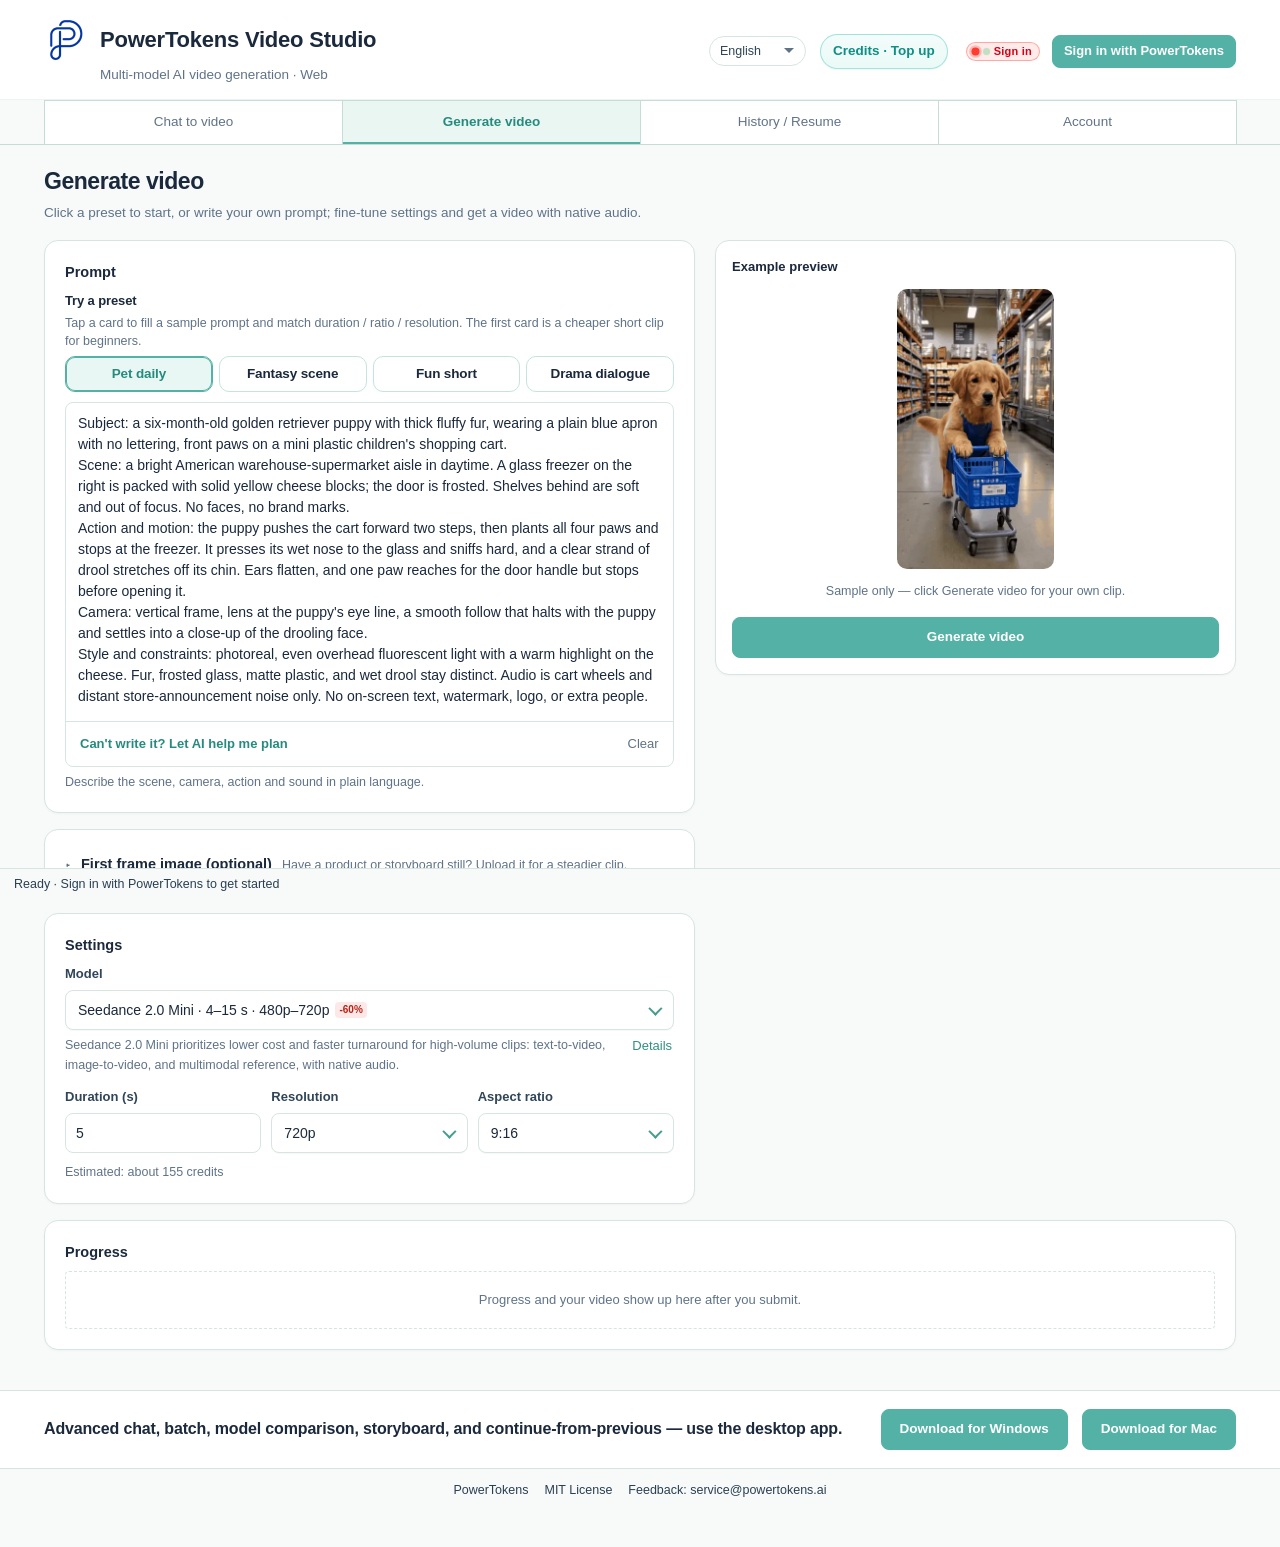
<file: index.html>
<!doctype html>
<html lang="zh-CN">
<head>
<meta charset="utf-8">
<meta name="viewport" content="width=device-width, initial-scale=1, viewport-fit=cover, interactive-widget=resizes-content">
<meta http-equiv="Content-Security-Policy" content="default-src 'self'; script-src 'self'; style-src 'self'; img-src 'self' data: blob: https:; media-src 'self' blob: https:; connect-src 'self' https:; object-src 'none'; base-uri 'self'; form-action 'none'">
<meta name="referrer" content="strict-origin-when-cross-origin">
<meta name="theme-color" content="#ffffff">
<meta name="mobile-web-app-capable" content="yes">
<meta name="apple-mobile-web-app-capable" content="yes">
<meta name="apple-mobile-web-app-title" content="Video Studio">
<meta name="description" content="Generate AI videos in your browser with Wan 3.0, Wan 3.0 Prime, Seedance 2.0, Seedance 2.0 Fast, Seedance 2.0 Mini, Seedance 2.5 and kling v3 via one PowerTokens API key. Works on phones and desktop.">
<title>PowerTokens Video Studio · Web</title>
<link rel="icon" type="image/png" href="assets/logo-88.png">
<link rel="apple-touch-icon" href="assets/icons/apple-touch-icon.png" sizes="180x180">
<link rel="manifest" href="manifest.webmanifest">
<link rel="stylesheet" href="css/style.css?v=20261126-kbd">
<link rel="preload" href="js/i18n.js?v=20261126-quiet402" as="script">
<link rel="preload" href="js/models.js?v=20261126-model" as="script">
<link rel="preload" href="js/api.js?v=20261125-1.21" as="script">
<link rel="preload" href="js/utm.js?v=20261104-LoginGate" as="script">
<link rel="preload" href="js/oauth.js?v=20261126-pay" as="script">
<link rel="preload" href="js/chat-pilot.js?v=20261126-quiet402" as="script">
<link rel="preload" href="js/app.js?v=20261125-credit" as="script">
</head>
<body>
<noscript><div class="mock-banner">本页需要启用 JavaScript 才能生成视频。Please enable JavaScript.</div></noscript>
<div id="mock-banner" class="mock-banner" hidden data-i18n="mock_banner">模拟模式：不会调用真实接口，也不会扣费。</div>

<!-- Header: brand block (left) ↔ language + account cluster (right) for optical balance -->
<header class="app-header">
  <div class="header-bar">
    <div class="brand-block">
      <a class="brand" href="./">
        <img src="assets/logo-88.png" alt="" width="44" height="44">
        <span class="brand-name">PowerTokens Video Studio</span>
      </a>
      <p class="subtitle"><span data-i18n="subtitle">多模型 AI 视频生成 · 网页版</span></p>
    </div>
    <div class="header-toolbar">
      <div class="lang-switch" id="lang-switch" role="group" aria-label="Language"><select id="lang-select" aria-label="Language"></select></div>
      <div class="header-actions account-cluster">
        <div id="oauth-account" class="oauth-account" hidden>
          <span id="oauth-account-label" class="user-chip" title=""></span>
          <button type="button" id="oauth-logout" class="link link-small" data-i18n="oauth_logout">退出登录</button>
        </div>
        <a id="billing-chip" class="btn-credits credits-chip" href="https://powertokens.ai/zh-Hans/billing?utm_source=videostudio&utm_medium=web&utm_campaign=video-studio" target="_blank" rel="noopener" data-href="billing_url"><span id="billing-chip-text">积分充值</span></a>
        <span id="key-badge" class="key-status-pill is-bad header-key-pill" title="登录后自动填入 Key" aria-label="登录后自动填入 Key"><span class="key-status-dot key-status-dot-bad" aria-hidden="true"></span><span class="key-status-dot key-status-dot-ok" aria-hidden="true"></span><span id="key-badge-text" class="key-status-text">去登录</span></span>
        <button type="button" id="header-oauth-login" class="btn btn-accent btn-small" data-i18n="oauth_login">登录 PowerTokens</button>
      </div>
    </div>
  </div>
</header>

<nav class="tabs" aria-label="Tabs">
  <div class="tabs-inner" role="tablist">
    <button role="tab" type="button" data-tab="chat" aria-selected="false">
      <span class="tab-full" data-i18n="tab_chat">对话出片</span>
      <span class="tab-short" data-i18n="tab_chat_short">对话</span>
    </button>
    <button role="tab" type="button" data-tab="generate" class="active" aria-selected="true">
      <span class="tab-full" data-i18n="tab_generate">生成视频</span>
      <span class="tab-short" data-i18n="tab_generate_short">生成</span>
    </button>
    <button role="tab" type="button" data-tab="tasks">
      <span class="tab-full" data-i18n="tab_tasks">任务记录 / 恢复</span>
      <span class="tab-short" data-i18n="tab_tasks_short">任务</span>
      <span id="tasks-badge" class="badge-dot" hidden></span>
    </button>
    <button role="tab" type="button" data-tab="account">
      <span class="tab-full" data-i18n="tab_account">账号</span>
      <span class="tab-short" data-i18n="tab_account_short">账号</span>
    </button>
  </div>
</nav>

<main class="page">

  <!-- ============ 对话出片（试点） ============ -->
  <section id="panel-chat" class="panel panel-chat" role="tabpanel" hidden>
    <div class="chat-shell">
      <header class="chat-top">
        <div class="chat-top-main">
          <h1 class="chat-title" data-i18n="chat_title">对话出片</h1>
        </div>
        <button type="button" id="chat-reset" class="link link-small" data-i18n="chat_reset">重新开始</button>
      </header>
      <div class="chat-scroll">
        <div id="chat-thread" class="chat-thread" aria-live="polite"></div>
        <div id="chat-plan-mount" class="chat-plan-mount"></div>
        <p id="chat-status" class="chat-status muted small" hidden></p>
      </div>
      <div class="chat-dock">
        <div class="chat-composer">
          <textarea id="chat-input" rows="3" data-i18n-ph="chat_input_ph" placeholder="回复 PT，聊聊你想拍的画面…"></textarea>
          <button type="button" id="chat-send" class="btn btn-accent chat-send" data-i18n="chat_send">发送</button>
        </div>
      </div>
    </div>
  </section>

  <!-- ============ 生成视频 ============ -->
  <section id="panel-generate" class="panel" role="tabpanel">
    <div class="heading">
      <h1 data-i18n="gen_title">生成视频</h1>
      <p data-i18n="gen_desc">点预设直接开拍，或自己写描述；调整参数，生成带原生音效的视频。</p>
      <p id="chat-pilot-entry-wrap" class="chat-pilot-entry-wrap">
        <button type="button" id="chat-pilot-entry" class="btn btn-small chat-pilot-entry" hidden data-i18n="chat_entry_btn">试试对话出片（试点）</button>
      </p>
    </div>
    <div class="columns">
      <div class="col-left">
        <section class="card">
          <h3 class="card-title"><label for="gen-prompt" data-i18n="prompt_card">视频描述</label></h3>
          <div class="examples" id="gen-examples">
            <div class="examples-head">
              <p class="examples-label" data-i18n="examples_label">试试预设</p>
              <p class="examples-hint" data-i18n="examples_hint">点卡片填入示例提示词，并自动对齐时长 / 比例 / 分辨率。默认是更省积分的短片预设。</p>
            </div>
            <div class="example-chips" id="gen-example-chips" role="group" aria-label="Examples"></div>
          </div>
          <div id="gen-preview-mobile"><section id="gen-preset-preview" class="card" hidden></section></div>
          <p id="ai-plan-notice" class="ai-plan-notice" role="status" hidden data-i18n="ai_plan_notice"></p>
          <div class="gen-prompt-field">
            <textarea id="gen-prompt" rows="10" data-i18n-ph="prompt_placeholder" placeholder="例如：清晨的海边咖啡馆，镜头缓缓推近一杯拿铁，窗外海浪声，柔和暖光。"></textarea>
            <div class="ai-plan-action">
              <button type="button" id="gen-ai-plan" class="btn btn-small" data-i18n="ai_plan_button">不会写？让 AI 帮我构思</button>
              <button type="button" id="gen-prompt-clear" class="btn prompt-clear" data-i18n="prompt_clear">清空</button>
            </div>
          </div>
          <p class="muted small" data-i18n="prompt_desc">用自然语言描述画面、镜头、动作与声音。</p>
        </section>

        <details class="card ff-card-details" id="gen-ff-card">
          <summary class="ff-card-summary">
            <span class="onboard-chevron" aria-hidden="true">▸</span>
            <span class="card-title" data-i18n="first_frame_label">首帧图片（可选）</span>
            <span class="muted small ff-card-hint" data-i18n="first_frame_tip">有产品图/分镜图？上传后更稳。</span>
          </summary>
          <p class="muted small" id="gen-ff-tip" hidden data-i18n="first_frame_tip">有产品图/分镜图？上传后更稳。</p>
          <p class="muted small" id="gen-ff-unsupported" hidden data-i18n="first_frame_unsupported">当前模型仅支持文生视频，不使用首帧图片。</p>
          <div id="gen-ff-controls">
            <div class="ff-local">
              <label class="btn btn-small" for="gen-ff-file"><span data-i18n="first_frame_pick">选择本地图片</span></label>
              <input type="file" id="gen-ff-file" accept="image/*" class="sr-only">
              <div id="gen-ff-preview" class="ff-preview" hidden>
                <img id="gen-ff-img" alt="">
                <span id="gen-ff-info" class="muted small"></span>
                <button type="button" class="link" id="gen-ff-remove" data-i18n="first_frame_remove">移除图片</button>
              </div>
            </div>
            <details class="ff-url-details" id="gen-ff-url-details">
              <summary class="muted small" data-i18n="first_frame_url_summary">或粘贴公网图片链接</summary>
              <label class="field-label sr-only" for="gen-ff-url" data-i18n="media_first_frame">首帧图片</label>
              <input type="url" id="gen-ff-url" inputmode="url" autocomplete="off" data-i18n-ph="first_frame_url_ph" placeholder="https://… 公网图片链接">
            </details>
            <p id="gen-ff-note" class="badge badge-block badge-warn" hidden data-i18n="first_frame_wan_note">Wan 文档要求公网图片链接；本地图片会以内嵌图片提交，尚未用真实 Key 验证，失败时请改用公网链接。</p>
            <p id="gen-ff-error" class="error" hidden></p>
          </div>
        </details>

        <section class="card">
          <h3 class="card-title" data-i18n="params_card">生成参数</h3>
          <label class="field-label" for="gen-model" data-i18n="param_model">模型</label>
          <select id="gen-model"></select>
          <div class="model-desc-row">
            <span id="gen-model-desc" class="muted small"></span>
            <button type="button" class="link" id="gen-model-details">详情</button>
          </div>
          <div id="gen-model-full" class="model-full muted small" hidden></div>
          <p id="gen-notice" class="badge badge-block" hidden></p>
          <div class="fields">
            <div class="field">
              <label class="field-label" for="gen-duration" data-i18n="param_duration">时长（秒）</label>
              <input type="number" id="gen-duration" inputmode="numeric" min="2" max="30" step="1" value="5">
            </div>
            <div class="field">
              <label class="field-label" for="gen-res" data-i18n="param_resolution">分辨率</label>
              <select id="gen-res"></select>
            </div>
            <div class="field">
              <label class="field-label" for="gen-ratio" data-i18n="param_ratio">画面比例</label>
              <select id="gen-ratio"></select>
            </div>
          </div>
          <p id="gen-cost" class="muted small cost"></p>

          <p id="gen-error" class="error" hidden></p>
        </section>
      </div>

      <div class="col-right">
        <div class="col-right-stack">
          <aside id="gen-insufficient" class="gen-insufficient" hidden role="status"><strong data-i18n="credits_insufficient">积分不足</strong><p id="gen-insufficient-body"></p><p id="gen-insufficient-suggest" class="gen-insufficient-suggest"></p><button type="button" id="gen-insufficient-topup" class="btn btn-accent" data-i18n="topup_btn">去充值</button></aside>
          <aside id="gen-signin" class="gen-insufficient" hidden role="status"><strong data-i18n="oauth_login">登录 PowerTokens</strong><p data-i18n="oauth_credits_expired"></p><button type="button" id="gen-signin-button" class="btn btn-accent" data-i18n="oauth_login">登录 PowerTokens</button></aside>
          <div class="gen-sticky-bar" id="gen-sticky-bar">
            <div class="gen-sticky-inner">
              <div class="actions gen-primary-actions">
                <button type="button" id="gen-submit" class="btn btn-accent" data-i18n="generate_btn">生成视频</button>
                <button type="button" id="gen-stop" class="btn" data-i18n="stop_btn" hidden disabled>停止等待</button>
              </div>
            </div>
          </div>
          <div id="gen-preview-desktop"></div>
        </div>
      </div>
    </div>

    <section class="card" id="progress-card">
      <h3 class="card-title" data-i18n="progress_card">任务进度</h3>
      <div id="gen-result"><p class="empty" data-i18n="result_empty">提交后，进度和视频会显示在这里。</p></div>
    </section>
  </section>

  <!-- ============ 任务记录 / 恢复 ============ -->
  <section id="panel-tasks" class="panel" role="tabpanel" hidden>
    <div class="heading">
      <h1 data-i18n="history_title">任务记录 / 恢复</h1>
      <p data-i18n="history_desc">继续查询原任务并下载，不会提交新生成任务。任务 ID 保存在这个浏览器里，刷新页面会自动接着查询。</p>
    </div>
    <section class="card">
      <h3 class="card-title" data-i18n="history_card">任务记录</h3>
      <p id="spend-line" class="spend-line" hidden><span id="spend-text"></span> <button type="button" class="link link-small" id="spend-reset" data-i18n="spend_reset">清零</button></p>
      <div id="tasks-list" class="task-list"></div>
      <div class="actions">
        <button type="button" class="btn" id="tasks-refresh" data-i18n="refresh">刷新</button>
        <button type="button" class="btn" id="tasks-copy" data-i18n="copy_all_ids">复制全部 ID</button>
        <button type="button" class="btn" id="tasks-clear" data-i18n="clear_done">清除已完成</button>
      </div>
    </section>
    <section class="card">
      <h3 class="card-title" data-i18n="manual_card">恢复其他任务</h3>
      <p class="muted" data-i18n="manual_card_desc">在 PowerTokens 后台找到任务 ID 后，可以在这里继续查询和下载。需使用提交该任务的 Key。</p>
      <div class="manual">
        <select id="manual-kind" aria-label="Task type"></select>
        <input type="text" id="manual-id" autocomplete="off" spellcheck="false" data-i18n-ph="manual_task_ph" placeholder="任务 ID">
        <button type="button" class="btn btn-accent" id="manual-btn" data-i18n="manual_btn">查询 / 下载</button>
      </div>
      <p id="manual-error" class="error" hidden></p>
    </section>
  </section>

  <!-- ============ Account / advanced key ============ -->
  <section id="panel-account" class="panel" role="tabpanel" hidden>
    <div class="heading">
      <h1 data-i18n="account_title">账号</h1>
      <p data-i18n="account_desc">登录后自动填入默认 Key 与积分。已有 sk- Key 或多 Key 用户，可在下方高级区粘贴进本浏览器。</p>
    </div>
    <div class="columns">
      <div class="col-left">
        <section class="card account-card">
          <h3 class="card-title" data-i18n="account_card">登录状态</h3>
          <p id="oauth-status" class="account-status muted" hidden></p>
          <p id="oauth-error" class="error" hidden></p>
          <div class="account-actions">
            <button type="button" class="btn btn-accent" id="oauth-login-btn" data-i18n="oauth_login">登录 PowerTokens</button>
            <button type="button" class="link link-small" id="oauth-logout-btn" data-i18n="oauth_logout" hidden>退出登录</button>
          </div>
          <hr>
          <p class="badge" data-i18n="browser_badge">仅保存在这个浏览器</p>
          <p class="muted" data-i18n="key_privacy">Key 保存在这个浏览器的本地存储（localStorage）里，只会发送到 api.powertokens.ai，不经过任何其他服务器。在公用设备上用完请点对应 Key 的「忘记」。</p>
          <p class="muted" data-i18n="no_repeat_key_note">任务已提交、网络超时或提交结果不明确时，不会自动重复生成。</p>
          <p class="muted"><a class="link" href="mailto:service@powertokens.ai" data-i18n="footer_feedback">反馈: service@powertokens.ai</a></p>
        </section>
      </div>
      <div class="col-right">
        <section class="card key-pool-card">
          <h3 class="card-title" data-i18n="pool_card">高级 · Key 池</h3>
          <p class="muted" data-i18n="pool_card_desc">已经有自己的 sk- Key，或需要多把 Key 切换时，在这里粘贴进池子。新手登录左侧即可，不必使用本区。</p>
          <p id="key-status" class="badge badge-block badge-bad" role="status" hidden></p>
          <ul id="key-pool-list" class="key-pool-list" hidden></ul>
          <details class="key-advanced-details" id="key-advanced-details">
            <summary class="key-advanced-summary">
              <span class="onboard-chevron" aria-hidden="true">▸</span>
              <span data-i18n="pool_advanced_summary">粘贴自己的 API Key</span>
            </summary>
            <div class="key-pool-add">
              <p class="muted small" data-i18n="pool_advanced_help">适用场景：官网已创建多把 Key、团队共用机、或暂时只用现有 Key 而不登录。粘贴后点「校验并保存」；通过才会写入本浏览器。</p>
              <label class="field-label" for="key-input" data-i18n="pool_add_label">粘贴 API Key（sk-…）</label>
              <div class="key-row">
                <input type="password" id="key-input" autocomplete="off" autocapitalize="off" spellcheck="false" data-i18n-ph="key_ph" placeholder="粘贴 Key（sk-…）">
                <label class="check"><input type="checkbox" id="key-show"> <span data-i18n="key_show">显示</span></label>
              </div>
              <p class="muted small" data-i18n="paste_hint">校验通过后 Key 只存在这个浏览器里；无效 Key 不会写入。</p>
              <div class="actions">
                <button type="button" class="btn btn-accent" id="key-save" data-i18n="key_verify">校验并保存</button>
                <a href="https://powertokens.ai/zh-Hans/api-keys?utm_source=videostudio&amp;utm_medium=web&amp;utm_campaign=video-studio" class="link" target="_blank" rel="noopener" data-href="signup_url" data-i18n="key_quota_tip_btn">管理额度和有效期 →</a>
              </div>
              <p id="key-error" class="error" hidden></p>
            </div>
          </details>
        </section>
      </div>
    </div>
  </section>
</main>

<aside class="desktop-cta" id="web-bottom-cta" aria-labelledby="web-bottom-desktop-title">
  <div class="desktop-cta-inner" id="web-bottom-desktop">
    <div class="desktop-cta-copy">
      <p class="desktop-cta-title" id="web-bottom-desktop-title" data-i18n="desktop_cta_title">高阶对话、批量、模型对比、分镜、接上一段，用桌面版。</p>
    </div>
    <div class="desktop-cta-actions">
      <a href="https://github.com/PowerTokens/video-studio/releases/latest/download/PowerTokensVideoStudio.exe" class="btn btn-accent" id="desktop-download-windows" data-i18n="desktop_cta_windows">下载 Windows 版</a>
      <a href="https://github.com/PowerTokens/video-studio/releases/latest/download/PowerTokensVideoStudio-macOS-arm64.dmg" class="btn btn-accent" id="desktop-download-mac" data-i18n="desktop_cta_mac">下载 Mac 版</a>
    </div>
  </div>
  <div class="desktop-cta-inner phone-cta" id="web-bottom-phone" hidden>
    <button type="button" class="btn btn-accent" id="phone-add-home-btn" data-i18n="phone_cta_btn">添加到手机桌面</button>
  </div>
</aside>

<footer class="footer">
  <span><a href="https://powertokens.ai/zh-Hans?utm_source=videostudio&amp;utm_medium=web&amp;utm_campaign=video-studio" id="footer-site" target="_blank" rel="noopener" data-href="site_url">PowerTokens</a></span>
  <span><a href="LICENSE" target="_blank" rel="noopener" data-i18n="footer_license">MIT 许可证</a></span>
  <span><a href="mailto:service@powertokens.ai" data-i18n="footer_feedback">反馈: service@powertokens.ai</a></span>
</footer>

<div id="statusbar" class="statusbar" role="status">就绪 · 登录 PowerTokens 即可开始</div>
<div id="toast" class="toast" role="status" aria-live="polite" hidden></div>

<div id="pwa-install-root">
  <div id="pwa-install-banner" class="pwa-install-banner" hidden role="region" aria-labelledby="pwa-install-banner-title">
    <img class="pwa-install-banner-icon" src="assets/icons/icon-192.png" width="40" height="40" alt="">
    <div class="pwa-install-banner-copy">
      <p id="pwa-install-banner-title" class="pwa-install-banner-title" data-i18n="pwa_banner_title">添加到手机桌面</p>
      <p class="pwa-install-banner-sub" data-i18n="pwa_banner_sub">下次点开图标，直接开始创作</p>
    </div>
    <button type="button" id="pwa-install-cta" class="btn btn-accent btn-small pwa-install-cta" data-i18n="pwa_banner_cta">添加</button>
    <button type="button" id="pwa-install-close" class="pwa-install-close">
      <span class="sr-only" data-i18n="pwa_banner_close">关闭</span>
      <span aria-hidden="true">×</span>
    </button>
  </div>

  <div id="pwa-install-overlay" class="pwa-install-overlay" hidden>
    <div id="pwa-install-sheet" class="pwa-install-sheet" role="dialog" aria-modal="true" aria-labelledby="pwa-install-sheet-title" tabindex="-1">
      <div class="pwa-install-handle" aria-hidden="true"></div>

      <div data-pwa-sheet="ios-safari">
        <h2 id="pwa-install-sheet-title" class="pwa-install-sheet-title" data-i18n="pwa_ios_title">把 Video Studio 放到桌面</h2>
        <p class="pwa-install-sheet-intro" data-i18n="pwa_ios_intro">请在 Safari 里完成下面两步。这是使用说明，网页无法直接弹出系统安装框。</p>
        <ol class="pwa-install-steps">
          <li class="pwa-install-step">
            <span class="pwa-install-step-num">1</span>
            <div class="pwa-install-step-text">
              <p class="pwa-install-step-title">
                <span class="pwa-ico" aria-hidden="true"><svg viewBox="0 0 24 24" fill="none" stroke="currentColor" stroke-width="2" stroke-linecap="round" stroke-linejoin="round"><path d="M12 4v11"/><path d="M8 8l4-4 4 4"/><path d="M6 13v5a2 2 0 0 0 2 2h8a2 2 0 0 0 2-2v-5"/></svg></span>
                <span data-i18n="pwa_ios_step1_title">点底栏的「分享」按钮</span>
              </p>
              <p class="pwa-install-step-body" data-i18n="pwa_ios_step1_body">就是 Safari 工具栏里那个方框上箭头的图标。</p>
            </div>
          </li>
          <li class="pwa-install-step">
            <span class="pwa-install-step-num">2</span>
            <div class="pwa-install-step-text">
              <p class="pwa-install-step-title">
                <span class="pwa-ico" aria-hidden="true"><svg viewBox="0 0 24 24" fill="none" stroke="currentColor" stroke-width="2" stroke-linecap="round" stroke-linejoin="round"><rect x="4" y="4" width="16" height="16" rx="3"/><path d="M12 8v8M8 12h8"/></svg></span>
                <span data-i18n="pwa_ios_step2_title">在菜单里选择「添加到主屏幕」</span>
              </p>
              <p class="pwa-install-step-body" data-i18n="pwa_ios_step2_body">再点添加即可。系统菜单需你在 Safari 中亲自完成。</p>
            </div>
          </li>
        </ol>
        <button type="button" class="btn btn-accent" data-pwa-gotit data-i18n="pwa_ios_gotit">知道了</button>
      </div>

      <div data-pwa-sheet="ios-other" hidden>
        <h2 id="pwa-install-sheet-title-other" class="pwa-install-sheet-title" data-i18n="pwa_ios_other_title">请用 Safari 打开</h2>
        <p class="pwa-install-sheet-intro" data-i18n="pwa_ios_other_body">iPhone 只能在 Safari 里添加到主屏幕。请用 Safari 打开本页，再点分享 → 添加到主屏幕。当前浏览器无法代为完成。</p>
        <button type="button" class="btn btn-accent" data-pwa-gotit data-i18n="pwa_ios_other_gotit">知道了</button>
      </div>

      <div data-pwa-sheet="android-menu" hidden>
        <h2 id="pwa-install-sheet-title-android" class="pwa-install-sheet-title" data-i18n="pwa_android_menu_title">添加到手机桌面</h2>
        <div class="pwa-install-product">
          <img src="assets/icons/icon-192.png" width="52" height="52" alt="">
          <div>
            <p class="pwa-install-product-name">PowerTokens Video Studio</p>
            <p class="pwa-install-product-kicker" data-i18n="pwa_product_kicker">网页应用</p>
          </div>
        </div>
        <p class="pwa-install-sheet-intro" data-i18n="pwa_android_menu_body">请打开浏览器菜单，选择「添加到主屏幕」或「安装应用」。本页无法直接调出系统确认。</p>
        <button type="button" class="btn btn-accent" data-pwa-gotit data-i18n="pwa_android_menu_gotit">知道了</button>
      </div>
    </div>
  </div>
</div>

<script src="js/i18n.js?v=20261126-quiet402"></script>
<!-- Language packs are loaded on demand by the catalog in i18n.js. -->
<script src="js/analytics-config.js?v=20261125-1.21"></script>
<script src="js/analytics.js?v=20261125-1.21"></script>
<script src="js/models.js?v=20261126-model"></script>
<script src="js/api.js?v=20261125-1.21"></script>
<script src="js/utm.js?v=20261104-LoginGate"></script>
<script src="js/oauth.js?v=20261126-pay"></script>
  <script src="js/payment-packages.js?v=20261113-packages2"></script>
  <script src="js/payment-copy.js?v=20261113-pay"></script>
  <script src="js/payment.js?v=20261126-pay"></script>
<script src="js/chat-pilot.js?v=20261126-quiet402"></script>
<script src="js/app.js?v=20261125-credit"></script>
<script src="js/pwa-install.js?v=20261112-cta"></script>
<script src="js/chat-layout.js?v=20261126-kbd"></script>
</body>
</html>
</file>
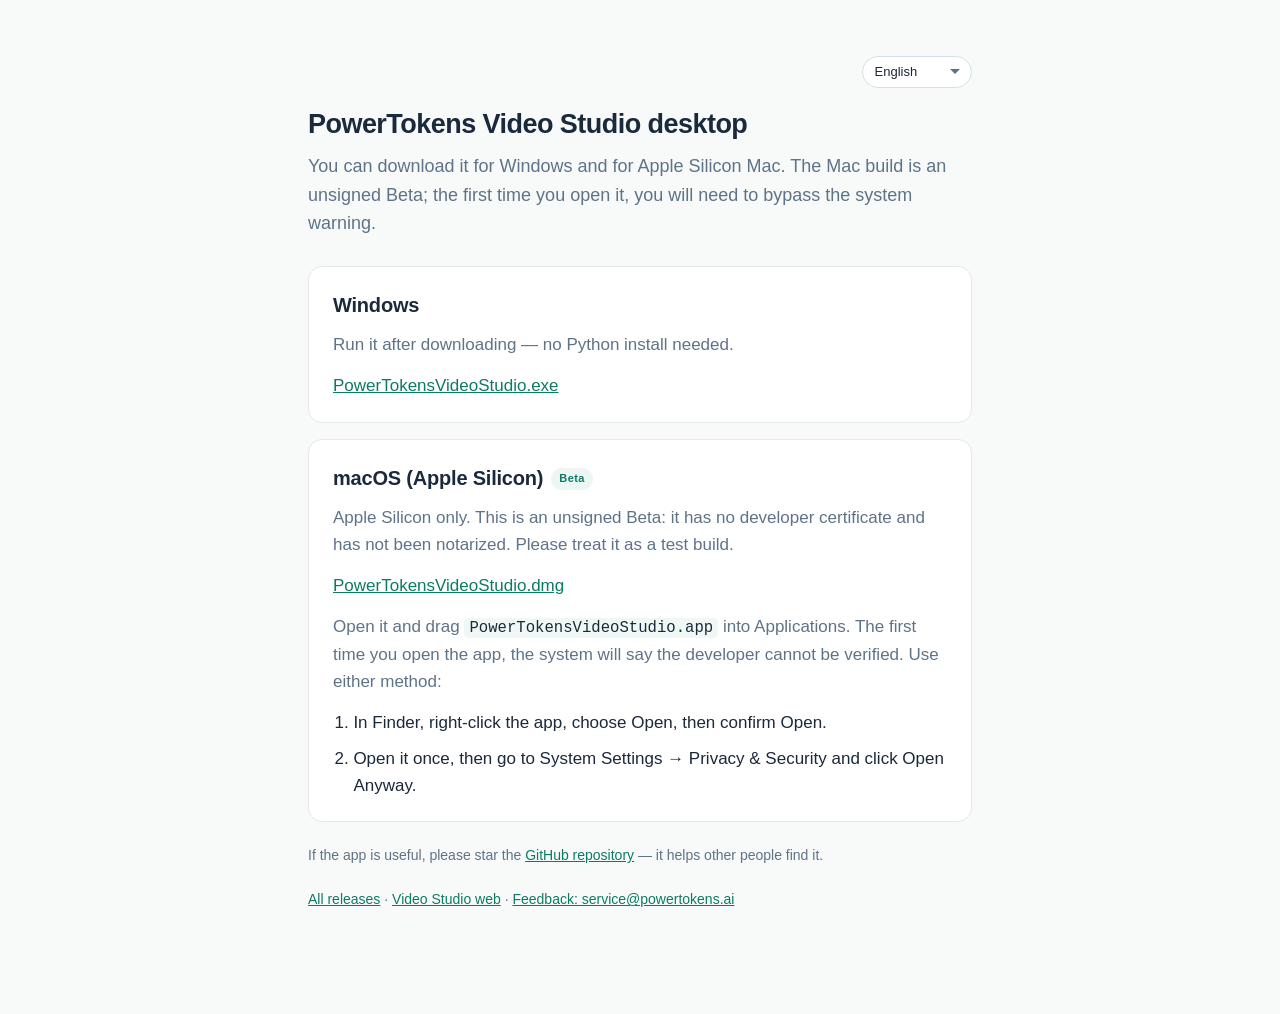
<file: download.html>
<!doctype html>
<html lang="en">
<head>
<meta charset="utf-8">
<meta name="viewport" content="width=device-width, initial-scale=1">
<meta http-equiv="Content-Security-Policy" content="default-src 'self'; script-src 'self'; style-src 'self' 'unsafe-inline'; img-src 'self' data:; connect-src 'self' https://us.i.posthog.com https://eu.i.posthog.com; object-src 'none'; base-uri 'self'; form-action 'none'">
<meta name="referrer" content="no-referrer">
<meta name="robots" content="noindex">
<title>PowerTokens Video Studio · Download</title>
<style>
  html, body {
    margin: 0;
    font: 17px/1.6 -apple-system, BlinkMacSystemFont, "Segoe UI", "PingFang SC", "Hiragino Sans", "Noto Sans SC", "Noto Sans JP", "Noto Sans KR", sans-serif;
    color: #1b293c;
    background: #f7faf9;
  }
  /* Hide until i18n applies, so the English default does not flash in another language. */
  body { visibility: hidden; }
  body.is-ready { visibility: visible; }
  main {
    box-sizing: border-box;
    max-width: 720px;
    margin: 56px auto 64px;
    padding: 0 28px 40px;
  }
  .lang-bar {
    display: flex;
    justify-content: flex-end;
    margin: 0 0 20px;
  }
  .lang-switch select {
    font: inherit;
    font-size: 13px;
    line-height: 1.3;
    color: #1b293c;
    background-color: #fff;
    background-image: url("data:image/svg+xml,%3Csvg xmlns='http://www.w3.org/2000/svg' width='12' height='8' viewBox='0 0 12 8'%3E%3Cpath fill='%235f7388' d='M1 1l5 5 5-5'/%3E%3C/svg%3E");
    background-repeat: no-repeat;
    background-position: right 10px center;
    background-size: 12px 8px;
    border: 1px solid #d7e0e6;
    border-radius: 999px;
    padding: 6px 30px 6px 12px;
    min-height: 32px;
    min-width: 6.5rem;
    max-width: 11rem;
    cursor: pointer;
    appearance: none;
    -webkit-appearance: none;
    color-scheme: light;
  }
  .lang-switch select:hover,
  .lang-switch select:focus,
  .lang-switch select:focus-visible {
    border-color: #b9ddd4;
    outline: none;
    box-shadow: none;
  }
  h1 {
    font-size: 27px;
    margin: 0 0 10px;
    font-weight: 650;
    letter-spacing: -.02em;
    line-height: 1.25;
  }
  .lead {
    color: #5f7388;
    margin: 0 0 28px;
    font-size: 18px;
  }
  .pack {
    border: 1px solid #e5e8eb;
    border-radius: 14px;
    padding: 22px 24px;
    margin: 0 0 16px;
    background: #fff;
  }
  .pack h2 {
    font-size: 20px;
    margin: 0 0 10px;
    font-weight: 650;
    letter-spacing: -.01em;
  }
  .pack p { color: #5f7388; margin: 0 0 14px; }
  .pack p:last-child { margin-bottom: 0; }
  .pack a { color: #0d7a66; }
  .pack code {
    font-family: ui-monospace, SFMono-Regular, Menlo, Consolas, monospace;
    font-size: .92em;
    color: #1b293c;
    background: #f0f8f5;
    padding: 1px 5px;
    border-radius: 4px;
  }
  .badge {
    display: inline-block;
    font-size: 11px;
    font-weight: 650;
    letter-spacing: .04em;
    vertical-align: middle;
    margin-left: 8px;
    padding: 2px 8px;
    border-radius: 99px;
    background: #eef6f4;
    color: #0d7a66;
  }
  .steps { margin: 0; padding-left: 1.2em; color: #1b293c; }
  .steps li { margin: 0 0 8px; }
  .steps li:last-child { margin-bottom: 0; }
  .muted { color: #5f7388; font-size: 14px; margin: 22px 0 0; }
  .muted a { color: #0d7a66; }
  .note { display: none; }
  body.is-windows #win-note, body.is-mac #mac-note { display: block; }
  body.is-windows #win-pack, body.is-mac #mac-pack {
    border-color: #b7d9d1;
    background: #eef6f4;
  }
  @media (max-width: 480px) {
    html, body { font-size: 16px; }
    main { margin: 28px auto 40px; padding: 0 20px 32px; }
    h1 { font-size: 22px; }
    .lead { font-size: 16px; margin-bottom: 22px; }
    .pack { padding: 18px 16px; }
    .pack h2 { font-size: 18px; }
    .lang-bar { margin-bottom: 16px; }
  }
</style>
</head>
<body>
<main>
  <div class="lang-bar">
    <div class="lang-switch" id="lang-switch">
      <select id="lang-select" aria-label="Language"></select>
    </div>
  </div>
  <h1 data-i18n="dl_heading">PowerTokens Video Studio desktop</h1>
  <p class="lead" data-i18n="dl_lead">You can download it for Windows and for Apple Silicon Mac. The Mac build is an unsigned Beta; the first time you open it, you will need to bypass the system warning.</p>

  <section class="pack" id="win-pack">
    <h2 data-i18n="dl_win_heading">Windows</h2>
    <p id="win-note" class="note" data-i18n="dl_win_note">Your download should start shortly. If it doesn’t, use the link below.</p>
    <p data-i18n="dl_win_desc">Run it after downloading — no Python install needed.</p>
    <p><a id="exe-link" href="https://github.com/PowerTokens/video-studio/releases/latest/download/PowerTokensVideoStudio.exe" rel="noopener" data-i18n="dl_win_link">PowerTokensVideoStudio.exe</a></p>
  </section>

  <section class="pack" id="mac-pack">
    <h2><span data-i18n="dl_mac_heading">macOS (Apple Silicon)</span><span class="badge" data-i18n="dl_badge_beta">Beta</span></h2>
    <p data-i18n="dl_mac_intro">Apple Silicon only. This is an unsigned Beta: it has no developer certificate and has not been notarized. Please treat it as a test build.</p>
    <p><a id="dmg-link" href="https://github.com/PowerTokens/video-studio/releases/latest/download/PowerTokensVideoStudio-macOS-arm64.dmg" rel="noopener" data-i18n="dl_mac_dmg">PowerTokensVideoStudio.dmg</a></p>
    <p data-i18n-html="dl_mac_gatekeeper">Open it and drag <code>PowerTokensVideoStudio.app</code> into Applications. The first time you open the app, the system will say the developer cannot be verified. Use either method:</p>
    <ol class="steps">
      <li data-i18n="dl_mac_step_finder">In Finder, right-click the app, choose Open, then confirm Open.</li>
      <li data-i18n="dl_mac_step_settings">Open it once, then go to System Settings → Privacy &amp; Security and click Open Anyway.</li>
    </ol>
  </section>

  <p class="muted" data-i18n-html="dl_star_ask">If the app is useful, please star the <a href="https://github.com/PowerTokens/video-studio" rel="noopener">GitHub repository</a> — it helps other people find it.</p>

  <p class="muted">
    <a href="https://github.com/PowerTokens/video-studio/releases/latest" rel="noopener" data-i18n="dl_footer_releases">All releases</a>
    ·
    <a href="./" data-i18n="dl_footer_web">Video Studio web</a>
    ·
    <a href="mailto:service@powertokens.ai" data-i18n="dl_footer_feedback">Feedback: service@powertokens.ai</a>
  </p>
</main>
<noscript><style>body { visibility: visible !important; }</style></noscript>
<script src="js/i18n.js?v=20261118-ime-i18n"></script>
<script src="js/download-i18n.js?v=20261118-ime-i18n"></script>
<script src="js/utm.js?v=20261112-1.17-DmgOnly"></script>
<script src="js/analytics-config.js?v=20261125-1.21"></script>
<script src="js/analytics.js?v=20261125-1.21"></script>
<script src="js/download-jump.js?v=20261125-1.21"></script>
</body>
</html>
</file>
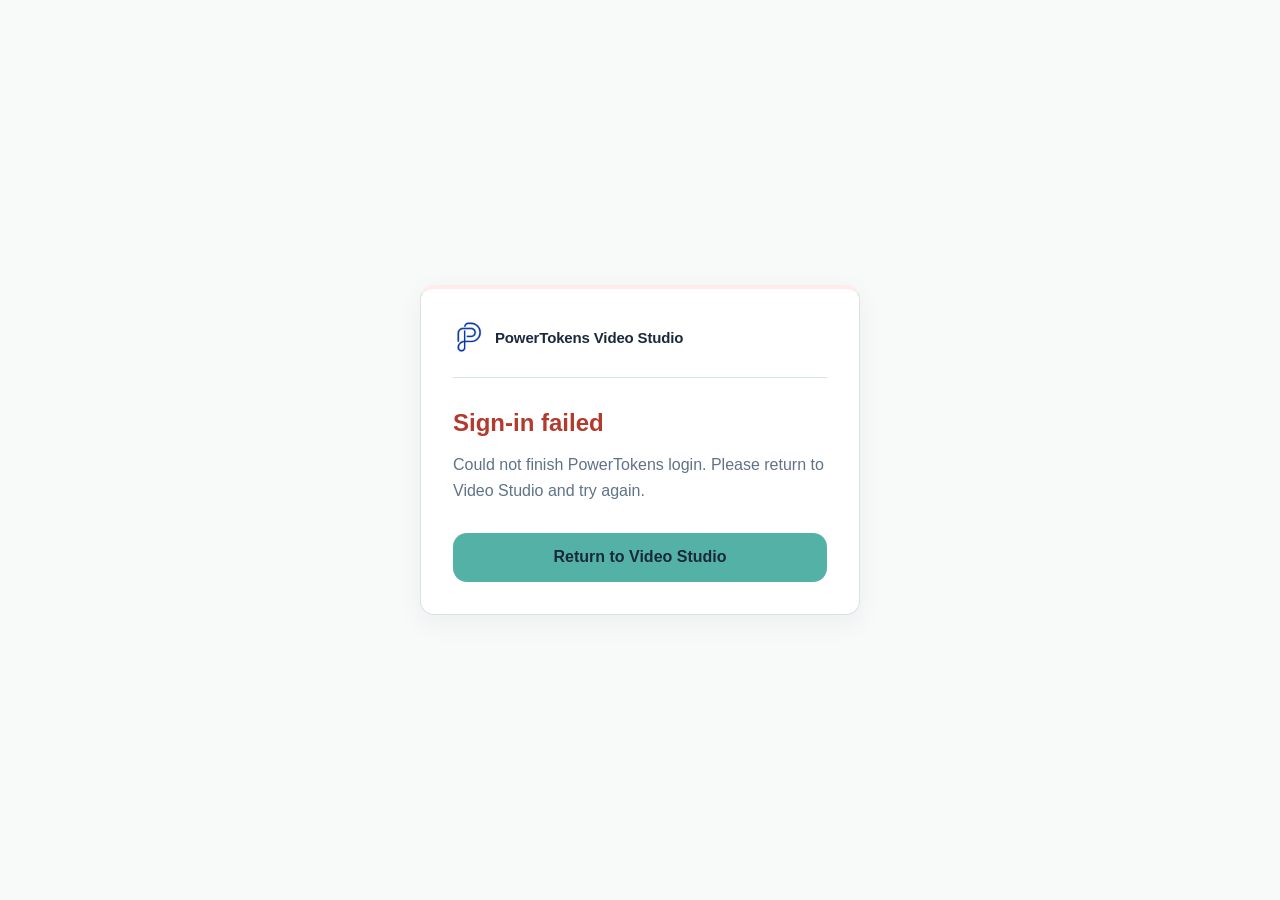
<file: oauth/callback.html>
<!doctype html>
<html lang="en">
<head>
<meta charset="utf-8">
<meta name="viewport" content="width=device-width, initial-scale=1">
<meta http-equiv="Content-Security-Policy" content="default-src 'self'; script-src 'self'; style-src 'self' 'unsafe-inline'; img-src 'self' data:; connect-src 'self' https:; object-src 'none'; base-uri 'self'; form-action 'none'">
<meta name="referrer" content="no-referrer">
<title>PowerTokens · Video Studio</title>
<link rel="icon" type="image/png" href="../assets/logo-88.png">
<link rel="stylesheet" href="../css/style.css?v=20261117-callback-design">
<link rel="stylesheet" href="../css/oauth-callback.css?v=20261117-callback-design">
</head>
<body>
<main class="callback-card">
  <div class="callback-brand">
    <img src="../assets/logo-88.png" alt="" width="32" height="32">
    <span>PowerTokens Video Studio</span>
  </div>
  <div id="progress" class="callback-progress" aria-hidden="true"></div>
  <h1 id="title" role="status">Returning to Video Studio…</h1>
  <p id="msg" hidden></p>
  <p id="back" hidden><button id="back-link" type="button"></button></p>
</main>
<!-- api.js provides VSApi.store / parseKey / saveKey used by oauth.js -->
<script src="../js/analytics-config.js?v=20261111-1.17"></script>
<script src="../js/analytics.js?v=20261111-1.17"></script>
<script src="../js/models.js"></script>
<script src="../js/api.js"></script>
<script src="../js/oauth.js"></script>
<script src="../js/i18n.js?v=20261118-ime-i18n"></script>
<script src="../js/oauth-callback.js?v=20261118-ime-i18n"></script>
</body>
</html>
</file>
<file: css/style.css>
/*
 * PowerTokens Video Studio · Web
 * Visual language follows the desktop app (studio_ui.py): page #f5f7fb, white cards with a #dfe7ee
 * outline and 14px radius, ink #1b293c, muted #708194, teal accent #53b2a5 on pale #eaf6f2.
 * Mobile-first; the desktop two-column layout (2:1) starts at 1000px like studio_ui.Columns.
 */
:root {
  --page: #f7faf9;
  --white: #ffffff;
  --ink: #1b293c;
  --ink-2: #2f4558;
  --muted: #5f7388;
  --line: #d7e5e1;
  --accent: #53b2a5;
  --accent-active: #419f92;
  --accent-pressed: #348f83;
  --accent-text: #268b7e;
  --accent-link: #328f83;
  --pale: #eaf6f2;
  --hover: #edf7f4;
  --pressed: #deeee9;
  --btn-text: #2a3f52;
  --disabled-bg: #f3faf7;
  --disabled-text: #7a9099;
  --warn: #8a5a00;
  --warn-soft: #fff5e0;
  --bad: #b23b2e;
  --bad-soft: #fdecea;
  --radius: 14px;
  --font: "Microsoft YaHei UI", "PingFang SC", -apple-system, BlinkMacSystemFont, "Segoe UI", "Hiragino Sans GB", "Noto Sans CJK SC", "Noto Sans SC", Roboto, Arial, sans-serif;
}

* { box-sizing: border-box; }
html { -webkit-text-size-adjust: 100%; color-scheme: light; }
body {
  margin: 0; font-family: var(--font); font-size: 14px; line-height: 1.55;
  color: var(--ink); background: var(--page); min-height: 100vh; display: flex; flex-direction: column;
}
/* English pages: Latin fonts first so quotes, apostrophes and middle dots don't take full-width CJK glyphs. */
html:lang(en) body, html:lang(en) textarea, html:lang(en) input, html:lang(en) select, html:lang(en) button,
html:lang(es) body, html:lang(es) textarea, html:lang(es) input, html:lang(es) select, html:lang(es) button,
html:lang(pt) body, html:lang(pt) textarea, html:lang(pt) input, html:lang(pt) select, html:lang(pt) button {
  font-family: -apple-system, BlinkMacSystemFont, "Segoe UI", Roboto, "Helvetica Neue", Arial, "Microsoft YaHei UI", "PingFang SC", "Noto Sans CJK SC", sans-serif;
}
a { color: var(--accent-link); text-decoration: none; }
a:hover { text-decoration: underline; }
[hidden] { display: none !important; }
.sr-only { position: absolute; width: 1px; height: 1px; overflow: hidden; clip: rect(0 0 0 0); white-space: nowrap; border: 0; padding: 0; margin: -1px; }
hr { border: 0; border-top: 1px solid var(--line); margin: 14px 0; }
p { margin: 0; }
.mock-banner { background: #fff1c2; color: #6b4e00; text-align: center; font-size: 13px; padding: 6px 12px; }

/* ---------- header: brand block (left) ↔ toolbar (right), shared gutters ---------- */
.app-header { background: var(--white); padding: calc(12px + env(safe-area-inset-top)) 0 12px; border-bottom: 1px solid #eef4f1; }
.header-bar, .header-row {
  width: 100%; max-width: 1240px; margin: 0 auto; padding: 0 12px;
  display: flex; align-items: center; justify-content: space-between; gap: 12px 20px;
}
.header-bar { align-items: flex-start; flex-wrap: wrap; }
.brand-block {
  display: flex; flex-direction: column; align-items: flex-start; gap: 4px;
  min-width: 0; flex: 1 1 220px;
}
.brand { display: flex; align-items: center; gap: 10px; color: var(--ink); min-width: 0; max-width: 100%; }
.brand:hover { text-decoration: none; }
.brand img { width: 32px; height: 32px; flex: none; }
.brand-name { font-weight: 700; font-size: 15px; letter-spacing: -.01em; white-space: nowrap; overflow: hidden; text-overflow: ellipsis; }
.subtitle {
  color: var(--muted); font-size: 12.5px; margin: 0; line-height: 1.4;
  padding-left: 42px; /* align under brand name beside 32px logo + gap */
}
.subtitle .link { font-size: 12.5px; padding: 0 2px; }
.header-toolbar {
  display: flex; flex-wrap: wrap; align-items: center; justify-content: flex-end;
  gap: 8px 12px; flex: 1 1 260px; min-width: 0;
}
.header-actions { display: flex; flex-wrap: wrap; align-items: center; gap: 6px 10px; justify-content: flex-end; }
/* legacy two-row helpers kept for any residual markup */
.sub-row { margin-top: 6px; flex-wrap: wrap; row-gap: 6px; }

/* ---------- Account cluster (align PowerTokens console: name chip + credits pill) ---------- */
.account-cluster { gap: 8px 10px; }
.oauth-account {
  display: flex; align-items: center; gap: 8px; flex-wrap: wrap;
  max-width: 100%;
}
.account-cluster .oauth-account:not([hidden]) {
  /* Let name chip + logout sit in the same flex row as credits/pill */
  display: contents;
}
.account-cluster .oauth-account .user-chip { order: 1; }
.account-cluster .credits-chip, .account-cluster .btn-credits { order: 2; }
.account-cluster .header-key-pill { order: 3; }
.account-cluster #oauth-logout { order: 4; }
.account-cluster #header-oauth-login { order: 5; }
.user-chip, .oauth-account-label {
  display: inline-flex; align-items: center;
  font-size: 12.5px; font-weight: 600; color: var(--ink-2);
  background: #f3f7f6; border: 1px solid #d5e4df; border-radius: 999px;
  padding: 5px 12px; max-width: 200px; overflow: hidden; text-overflow: ellipsis; white-space: nowrap;
}
.account-card .account-status { margin: 0 0 10px; font-size: 13.5px; line-height: 1.45; }
.account-card .account-actions { display: flex; flex-wrap: wrap; align-items: center; gap: 10px 14px; margin-bottom: 4px; }
.header-key-pill { margin-left: 0; }
.oauth-login-card .btn-block + .btn-block { margin-top: 8px; }
.oauth-login-card--hero {
  border-color: #b9ddd4;
  background: linear-gradient(180deg, #f7fcfa 0%, #fff 55%);
  box-shadow: 0 1px 0 rgba(83, 178, 165, .08);
}
.badge-soft {
  display: inline-block;
  margin: 0 0 8px;
  padding: 3px 8px;
  border-radius: 999px;
  border: 1px solid #c9e4dc;
  background: #eef8f4;
  color: var(--accent-text);
  font-size: 12px;
  font-weight: 600;
}

.top-actions { display: flex; align-items: center; gap: 4px; flex: none; }
.lang-switch { display: flex; flex: none; align-items: center; margin-right: 2px; }
.lang-switch select,
.lang-switch #lang-select {
  font: inherit;
  font-size: 12.5px;
  line-height: 1.3;
  border: 1px solid var(--line);
  color: var(--ink-2);
  /* Avoid `background` shorthand fighting the custom chevron / native arrow. */
  background-color: var(--white);
  background-image: url("data:image/svg+xml,%3Csvg xmlns='http://www.w3.org/2000/svg' width='12' height='8' viewBox='0 0 12 8'%3E%3Cpath fill='%235f7388' d='M1 1l5 5 5-5'/%3E%3C/svg%3E");
  background-repeat: no-repeat;
  background-position: right 10px center;
  background-size: 12px 8px;
  padding: 5px 28px 5px 10px;
  cursor: pointer;
  border-radius: 999px;
  appearance: none;
  -webkit-appearance: none;
  -moz-appearance: none;
  max-width: 9.5rem;
  min-width: 5.5rem;
  min-height: 30px;
  color-scheme: light;
  accent-color: transparent;
  box-shadow: none;
}
.lang-switch select::-ms-expand { display: none; }
.lang-switch select option {
  background-color: #ffffff;
  color: var(--ink);
}
.lang-switch select:hover,
.lang-switch select:focus,
.lang-switch select:focus-visible,
.lang-switch select:active {
  border-color: #b9ddd4;
  outline: none;
  /* Override global `select:focus` teal ring so native highlight does not look like a filled pill. */
  box-shadow: none;
  background-color: var(--white);
  color: var(--ink-2);
  background-image: url("data:image/svg+xml,%3Csvg xmlns='http://www.w3.org/2000/svg' width='12' height='8' viewBox='0 0 12 8'%3E%3Cpath fill='%235f7388' d='M1 1l5 5 5-5'/%3E%3C/svg%3E");
  background-repeat: no-repeat;
  background-position: right 10px center;
  background-size: 12px 8px;
}

.badge {
  display: inline-block; background: var(--pale); color: var(--accent-text); padding: 6px 12px; font-size: 13px;
  border-radius: 8px; border: 1px solid #cfe6df; font-family: inherit; line-height: 1.4; font-weight: 600;
}
.badge-btn { cursor: pointer; font-size: 12.5px; padding: 5px 10px; }
.badge-btn:hover { background: var(--pressed); }
.badge-block { display: block; margin-top: 10px; }
.badge-warn { background: var(--warn-soft); color: var(--warn); }
.badge-bad {
  background: #ffe8e6; color: #ff3b30; border-color: #ffc9c4; font-weight: 600;
}
.link {
  font: inherit; font-size: 13px; color: var(--accent-link); background: none; border: 0; padding: 4px 2px; cursor: pointer;
  text-decoration: none; white-space: nowrap;
}
.link:hover { text-decoration: underline; }
.link-small { font-size: 12px; padding: 0 2px; }
.btn-credits, .credits-chip {
  display: inline-flex; align-items: center; gap: 4px;
  font-size: 12.5px; color: #0e8f85; border: 1px solid rgba(16, 182, 168, .35);
  background: linear-gradient(180deg, #f3fcfa 0%, #eafaf7 100%);
  padding: 5px 12px; border-radius: 999px; white-space: nowrap; font-weight: 650;
  box-shadow: 0 1px 0 rgba(16, 182, 168, .08);
}
/* External-link arrow removed — chip already reads as Top up / 充值 */
.btn-credits:hover, .credits-chip:hover { background: #e2f7f3; text-decoration: none; border-color: rgba(16, 182, 168, .5); }


/* ---------- empty-key login strip (retired) ---------- */
/* Under-tabs Key / Sign-in banner removed — header OAuth CTA + status bar only. */
.nokey-banner { display: none !important; }

/* ---------- notebook tabs (align with .page cards: same max-width + horizontal padding) ---------- */
.tabs {
  position: sticky; top: 0; z-index: 10; background: var(--page);
  border-bottom: 1px solid #c5ddd6;
}
.tabs-inner {
  width: 100%; max-width: 1240px; margin: 0 auto; padding: 0 12px;
  display: flex; gap: 0; overflow-x: auto; scrollbar-width: none;
}
.tabs-inner::-webkit-scrollbar { display: none; }
.tabs button {
  display: inline-flex; align-items: center; justify-content: center;
  flex: 1 1 0; min-width: 0; font: inherit; font-size: 13px; color: var(--muted); background: var(--white);
  border: 1px solid #c5ddd6; border-bottom: 0; margin-right: -1px; padding: 10px 8px; cursor: pointer;
  white-space: nowrap; text-align: center;
  overflow: hidden; text-overflow: ellipsis;
}
.tabs button[hidden] { display: none !important; flex: 0; padding: 0; margin: 0; border: 0; }
.tabs button:hover { background: var(--hover); color: var(--accent-text); }
.tabs button.active { background: var(--pale); color: var(--accent-text); font-weight: 600; box-shadow: inset 0 -2px 0 var(--accent); }
.tabs .tab-short { display: none; }
.tabs .tab-full, .tabs .tab-short { pointer-events: none; }

.badge-dot { display: inline-block; width: 8px; height: 8px; border-radius: 50%; background: #ff3b30; margin-left: 5px; vertical-align: 1px; box-shadow: 0 0 0 1px rgba(0,0,0,.06); }
.badge-dot-ok { background: #22c55e; }
.badge-dot-bad { background: #ff3b30; }

/* API Key tab status pill: bad / warn / ok dots + label */
.key-status-pill {
  display: inline-flex; align-items: center; gap: 4px;
  margin-left: 6px; padding: 2px 7px 2px 5px;
  border-radius: 999px; border: 1px solid #d5e4df; background: #f4faf7;
  vertical-align: middle; font-size: 11px; font-weight: 600; line-height: 1.2;
  color: var(--muted); transition: background .15s ease, border-color .15s ease, color .15s ease;
}
.key-status-dot {
  display: inline-block; width: 7px; height: 7px; border-radius: 50%;
  opacity: .28; flex: none; box-shadow: 0 0 0 1px rgba(0,0,0,.06);
  transition: opacity .15s ease, box-shadow .15s ease, transform .15s ease;
}
.key-status-dot-bad { background: #ff3b30; }
.key-status-dot-warn { background: #f59e0b; }
.key-status-dot-ok { background: #22c55e; }
.key-status-text { letter-spacing: .02em; white-space: nowrap; }
.key-status-pill.is-bad {
  color: #d70015; border-color: rgba(255, 59, 48, .38); background: rgba(255, 59, 48, .1);
}
.key-status-pill.is-bad .key-status-dot-bad {
  opacity: 1; transform: scale(1.15);
  box-shadow: 0 0 0 2px rgba(255, 59, 48, .28);
}
.key-status-pill.is-warn {
  color: #b45309; border-color: rgba(245, 158, 11, .45); background: rgba(245, 158, 11, .14);
}
.key-status-pill.is-warn .key-status-dot-warn {
  opacity: 1; transform: scale(1.15);
  box-shadow: 0 0 0 2px rgba(245, 158, 11, .32);
}
.key-status-pill.is-ok {
  color: #15803d; border-color: rgba(34, 197, 94, .42); background: rgba(34, 197, 94, .12);
}
.key-status-pill.is-ok .key-status-dot-ok {
  opacity: 1; transform: scale(1.15);
  box-shadow: 0 0 0 2px rgba(34, 197, 94, .28);
}
/* Soft cue when logged out / no key yet — point to Sign in, not a red alarm */
.key-status-pill.is-soft {
  color: var(--accent-text); border-color: #c9e4dc; background: #f7fcfa;
}
.key-status-pill.is-soft .key-status-dot-warn {
  opacity: .85; background: var(--accent);
  box-shadow: 0 0 0 2px rgba(83, 178, 165, .22);
}

/* ---------- page / headings / cards ---------- */
.page { width: 100%; max-width: 1240px; margin: 0 auto; padding: 14px 12px 20px; flex: 1; }
.heading { margin: 2px 0 16px; }
.heading h1 { font-size: 21px; margin: 0; line-height: 1.3; letter-spacing: -.02em; }
.heading p { color: var(--muted); margin-top: 6px; font-size: 13.5px; }
.columns { display: grid; grid-template-columns: minmax(0, 1fr); gap: 0 16px; }
.col-left, .col-right { min-width: 0; }
.col-right-stack { display: flex; flex-direction: column; gap: 0; min-width: 0; }
.card {
  background: var(--white); border: 1px solid var(--line); border-radius: var(--radius);
  padding: 16px; margin-bottom: 14px;
  box-shadow: 0 1px 2px rgba(27, 41, 60, .03);
}
.card-title { font-size: 14.5px; font-weight: 700; margin: 0 0 8px; }
.card-title label { cursor: inherit; }
.muted { color: var(--muted); }
.card > .muted:not(.small) { margin-bottom: 12px; }
.small { font-size: 12.5px; margin-top: 6px; }
.empty { color: var(--muted); font-size: 13px; text-align: center; padding: 18px 8px; border: 1px dashed var(--line); border-radius: 4px; }
.error { color: var(--bad); font-size: 13px; margin-top: 10px; }

/* ---------- inputs (desktop: white field, 1px #dfe7ee, teal focus) ---------- */
textarea, input[type="text"], input[type="url"], input[type="password"], input[type="number"], select {
  width: 100%; font: inherit; font-size: 16px; color: var(--ink); background: var(--white);
  border: 1px solid var(--line); border-radius: 8px; padding: 8px 10px; min-height: 40px; outline: none;
}
textarea { resize: vertical; min-height: 76px; line-height: 1.5; padding: 10px 12px; }
textarea:hover, input:hover, select:hover { border-color: #b7d9d1; }
textarea:focus, input:focus, select:focus { border-color: var(--accent); box-shadow: 0 0 0 3px rgba(83, 178, 165, .18); }
select {
  appearance: none; -webkit-appearance: none; -moz-appearance: none; padding-right: 32px; cursor: pointer;
  background-color: var(--white); color: var(--ink);
  background-image: linear-gradient(45deg, transparent 50%, var(--accent-text) 50%), linear-gradient(135deg, var(--accent-text) 50%, transparent 50%);
  background-position: calc(100% - 16px) 52%, calc(100% - 11px) 52%; background-size: 5px 5px, 5px 5px; background-repeat: no-repeat;
}
select:focus {
  background-color: #f7fcfa;
  background-image: linear-gradient(45deg, transparent 50%, var(--accent) 50%), linear-gradient(135deg, var(--accent) 50%, transparent 50%);
}
/* Prefer white option menus where the browser allows it (avoids OS cement gray). */
select option, select optgroup {
  background-color: #ffffff; color: var(--ink);
}
.field-label { display: block; color: var(--ink-2); font-size: 13px; font-weight: 600; margin: 0 0 6px; }
.fields { display: grid; grid-template-columns: repeat(3, minmax(0, 1fr)); gap: 10px; margin-top: 12px; }
.field { min-width: 0; }
.check { display: inline-flex; align-items: center; gap: 6px; color: var(--ink); font-size: 13px; white-space: nowrap; cursor: pointer; }
.check input { accent-color: var(--accent); width: 16px; height: 16px; margin: 0; }

/* ---------- buttons (desktop: flat, #4b6073 on white; Accent = teal) ---------- */
.btn {
  display: inline-flex; align-items: center; justify-content: center; gap: 6px; font: inherit; font-size: 13.5px;
  color: var(--btn-text); background: var(--white); border: 1px solid #b7d0c9; border-radius: 8px;
  padding: 8px 14px; min-height: 38px; cursor: pointer; text-decoration: none; white-space: nowrap; font-weight: 600;
}
.btn:hover { background: var(--hover); border-color: var(--accent); color: var(--accent-text); text-decoration: none; }
.btn:active { background: var(--pressed); }
.btn:disabled {
  background: #ffffff; color: var(--disabled-text); border-color: #d5ebe5;
  cursor: not-allowed; font-weight: 500; box-shadow: none;
}
.btn-accent { background: var(--accent); border-color: var(--accent); color: var(--white); padding: 9px 18px; }
.btn-accent:hover { background: var(--accent-active); border-color: var(--accent-active); }
.btn-accent:active { background: var(--accent-pressed); }
.btn-accent:disabled { background: #bddbd5; border-color: #bddbd5; color: #f6faf9; }
.btn-small { min-height: 32px; padding: 5px 11px; font-size: 13px; }
.btn-block { width: 100%; margin-top: 4px; }
.actions { display: flex; flex-wrap: wrap; align-items: center; gap: 8px; margin-top: 12px; }
.actions .btn-accent { min-width: 120px; }

/* ---------- generate ---------- */
.model-desc-row { display: flex; justify-content: space-between; align-items: flex-start; gap: 8px; }
.model-desc-row .link { flex: none; margin-top: 2px; }
.model-full { margin-top: 2px; }
.model-full a { margin-right: 14px; }
.cost { margin-top: 10px; }
.ff-local { display: flex; flex-wrap: wrap; align-items: center; gap: 10px; margin-top: 4px; }
.ff-preview { display: flex; align-items: center; gap: 10px; flex-wrap: wrap; }
.ff-preview img { width: 56px; height: 56px; object-fit: cover; border: 1px solid var(--line); }
.ff-url-details { margin-top: 10px; }
.ff-url-details summary { cursor: pointer; list-style: none; }
.ff-url-details summary::-webkit-details-marker { display: none; }
.ff-url-details[open] summary { margin-bottom: 6px; }
.ff-url-details input[type="url"] { width: 100%; }
#gen-ff-card.is-unsupported #gen-ff-controls { display: none; }
#gen-ff-card.is-unsupported #gen-ff-tip { display: none; }
.batch-hint { font-size: 12.5px; color: var(--muted); margin: 0 4px 14px; }
.batch-hint a { white-space: nowrap; }



/* ---------- custom select (white panel + teal accent; replaces OS cement dropdown) ---------- */
.cselect { position: relative; width: 100%; }
.cselect-native {
  position: absolute !important; width: 1px !important; height: 1px !important;
  padding: 0 !important; margin: -1px !important; overflow: hidden !important;
  clip: rect(0 0 0 0) !important; white-space: nowrap !important; border: 0 !important;
  opacity: 0 !important; pointer-events: none !important;
}
.cselect-trigger {
  width: 100%; display: flex; align-items: center; justify-content: space-between; gap: 10px;
  font: inherit; font-size: 16px; color: var(--ink); text-align: left;
  background: var(--white); border: 1px solid var(--line); border-radius: 8px;
  padding: 8px 12px; min-height: 40px; cursor: pointer; outline: none;
  box-shadow: 0 1px 0 rgba(27, 41, 60, .03);
}
.cselect-trigger:hover { border-color: #b7d9d1; background: #fbfdfe; }
.cselect.is-open .cselect-trigger,
.cselect-trigger:focus {
  border-color: var(--accent); box-shadow: 0 0 0 3px rgba(83, 178, 165, .18); background: #f7fcfa;
}
.cselect-trigger-label {
  flex: 1; min-width: 0; display: flex; align-items: center; gap: 6px; overflow: hidden;
}
.cselect-label-text {
  min-width: 0; overflow: hidden; text-overflow: ellipsis; white-space: nowrap;
}
.discount-badge {
  flex: none; display: inline-block; padding: 0 4px; border-radius: 4px;
  background: #fde8e8; color: #b42318; font-size: 10px; font-weight: 700;
  line-height: 16px; letter-spacing: 0;
}
.cselect-caret {
  flex: none; width: 10px; height: 10px; margin-right: 2px;
  border-right: 2px solid var(--accent-text); border-bottom: 2px solid var(--accent-text);
  transform: rotate(45deg) translateY(-2px); opacity: .85;
}
.cselect.is-open .cselect-caret { transform: rotate(225deg) translateY(-1px); }
.cselect-menu {
  position: absolute; left: 0; right: 0; top: calc(100% + 4px); z-index: 40;
  margin: 0; padding: 6px; list-style: none;
  background: #ffffff; border: 1px solid #c5ddd6; border-radius: 10px;
  box-shadow: 0 10px 28px rgba(27, 41, 60, .12), 0 0 0 1px rgba(83, 178, 165, .08);
  max-height: min(280px, 50vh); overflow: auto;
}
.cselect-opt {
  display: flex; align-items: center; gap: 8px;
  padding: 9px 10px; border-radius: 8px; cursor: pointer;
  color: var(--ink); font-size: 13.5px; line-height: 1.35;
}
.cselect-opt:hover { background: var(--hover); color: var(--accent-text); }
.cselect-opt.is-selected {
  background: var(--pale); color: var(--accent-text); font-weight: 600;
}
.cselect-opt.is-selected::after {
  content: ""; margin-left: auto; flex: none; width: 8px; height: 14px;
  border-right: 2px solid var(--accent); border-bottom: 2px solid var(--accent);
  transform: rotate(45deg) translateY(-2px);
}
@media (min-width: 640px) {
  .cselect-trigger { font-size: 14px; }
}
/* ---------- examples (compact chips; prompt gets the space) ---------- */
.examples {
  margin: 0 0 10px; padding: 0;
  background: none; border: 0; border-radius: 0;
}
.examples-head { margin: 0 0 6px; }
.examples-label {
  margin: 0; font-size: 13px; font-weight: 650; color: var(--ink);
  letter-spacing: -.01em;
}
/* Long hint used to eat a full paragraph above the chips; keep it off phones. */
.examples-hint { display: none; }
@media (min-width: 1000px) {
  .examples-hint { display: block; margin: 3px 0 0; font-size: 12.5px; color: var(--muted); line-height: 1.45; }
}
.example-chips {
  display: grid;
  grid-template-columns: repeat(2, minmax(0, 1fr));
  gap: 6px;
}
@media (min-width: 640px) {
  .example-chips { grid-template-columns: repeat(4, minmax(0, 1fr)); }
}
.example-chip,
.example-preset {
  display: flex; flex-direction: row; align-items: center; justify-content: center;
  text-align: center; font: inherit; font-size: 13px; font-weight: 550;
  color: var(--ink); background: var(--white);
  border: 1px solid #c5e4dc; border-radius: 10px; padding: 8px 10px;
  cursor: pointer; line-height: 1.3; min-height: 0; width: 100%;
  position: relative; box-shadow: none;
  transition: background .15s ease, border-color .15s ease, color .15s ease,
    box-shadow .15s ease;
}
.example-chip:hover,
.example-preset:hover {
  background: var(--hover); border-color: var(--accent);
  box-shadow: none; text-decoration: none;
  transform: none;
}
.example-chip:active,
.example-preset:active { background: var(--pressed); transform: none; }
.example-chip.active,
.example-preset.active {
  background: #e8f7f3; color: var(--accent-text); border-color: var(--accent);
  box-shadow: inset 0 0 0 1px var(--accent);
}
.example-chip .chip-title,
.example-preset .chip-title {
  font-weight: 650; font-size: 13.5px; color: inherit; letter-spacing: -.01em;
  padding: 0;
}
/* Title-only chips: blurbs made the cards tall and left empty space. */
#gen-example-chips .preset-blurb { display: none; }

.batch-sample-note { margin-top: 10px; }
/* ---------- compare ---------- */
.check-list { display: grid; gap: 2px; }
.check-item { display: flex; align-items: center; gap: 8px; padding: 6px 0; cursor: pointer; }
.check-item input { width: 16px; height: 16px; accent-color: var(--accent); margin: 0; flex: none; }
.check-item input:disabled + .check-text { opacity: .5; }
.check-text { display: flex; flex-wrap: wrap; justify-content: space-between; align-items: center; gap: 0 8px; flex: 1; font-size: 13.5px; }
.model-name-row { display: inline-flex; align-items: center; gap: 6px; min-width: 0; }
.model-limits { font-size: 12px; color: var(--muted); font-variant-numeric: tabular-nums; }
.plan { list-style: none; padding: 0; margin: 12px 0 0; display: grid; gap: 6px; }
.plan-item { font-size: 12.5px; border-top: 1px solid var(--line); padding-top: 6px; }
.plan-head { display: flex; flex-wrap: wrap; justify-content: space-between; gap: 0 8px; }
.plan-params { color: var(--muted); font-variant-numeric: tabular-nums; }
.plan .badge { font-size: 12px; padding: 4px 8px; margin-top: 4px; display: block; }
.cmp-grid { display: grid; grid-template-columns: minmax(0, 1fr); gap: 12px; }

/* ---------- task cards ---------- */
.task-list { display: grid; gap: 10px; }
.task { border: 1px solid var(--line); border-radius: 4px; padding: 12px; background: var(--white); display: flex; flex-direction: column; gap: 8px; min-width: 0; }
.task-head { display: flex; justify-content: space-between; align-items: center; gap: 8px; }
.task-title { display: flex; align-items: center; gap: 6px; min-width: 0; font-size: 14px; }
.tag { font-size: 11px; color: var(--accent-text); background: var(--pale); padding: 1px 7px; }
.state { font-size: 12px; padding: 3px 9px; white-space: nowrap; }
.state-busy { background: var(--pale); color: var(--accent-text); }
.state-ok { background: #e3f3ed; color: #236a5e; }
.state-warn { background: var(--warn-soft); color: var(--warn); }
.state-bad { background: var(--bad-soft); color: var(--bad); }
.state-idle { background: #eef7f4; color: var(--btn-text); }
.task-params { font-size: 12.5px; color: var(--muted); font-variant-numeric: tabular-nums; }
.task-prompt { font-size: 13px; color: var(--ink-2); display: -webkit-box; -webkit-line-clamp: 2; -webkit-box-orient: vertical; overflow: hidden; }
.task-meta { display: flex; justify-content: space-between; font-size: 12px; color: var(--muted); font-variant-numeric: tabular-nums; }
.task-error { font-size: 13px; color: var(--bad); background: var(--bad-soft); padding: 8px 10px; word-break: break-word; }
.tone-warn .task-error { color: var(--warn); background: var(--warn-soft); }
.task-id { display: flex; align-items: center; gap: 8px; font-size: 12px; min-width: 0; color: var(--muted); }
.task-id code { font-family: ui-monospace, SFMono-Regular, Menlo, Consolas, monospace; font-size: 12px; color: var(--ink-2); background: #f0f8f5; padding: 2px 6px; overflow: hidden; text-overflow: ellipsis; white-space: nowrap; min-width: 0; }
.task-actions { display: flex; flex-wrap: wrap; gap: 8px; }
.task .topup { align-self: flex-start; }
.player { width: 100%; background: #0d1522; max-height: 62vh; display: block; }
#gen-result .player { max-width: 760px; }
.progress { height: 6px; background: #e4f1ed; overflow: hidden; position: relative; }
.progress-fill { height: 100%; width: 4%; background: var(--accent); transition: width .4s ease; }
.progress.indeterminate .progress-fill { width: 30%; position: absolute; animation: slide 1.4s ease-in-out infinite; }
@keyframes slide { 0% { left: -30%; } 100% { left: 100%; } }
@media (prefers-reduced-motion: reduce) { .progress.indeterminate .progress-fill { animation: none; left: 0; width: 100%; opacity: .35; } }
.spend-line { margin: -2px 0 12px; font-size: 12px; color: var(--muted); }


/* Chevron reused by first-frame / key-advanced <details> summaries */
.onboard-chevron { flex: none; font-size: 12px; line-height: 1; color: var(--muted); }

/* ---------- history / keys ---------- */
.manual { display: grid; gap: 8px; }
.key-row { display: flex; gap: 12px; align-items: center; }
.key-row input[type="password"], .key-row input[type="text"] { flex: 1; min-width: 0; font-family: ui-monospace, SFMono-Regular, Menlo, Consolas, monospace; }
.key-pool-card .key-pool-add { margin-top: 12px; padding-top: 0; border-top: 0; }
.key-advanced-details {
  margin-top: 14px;
  padding-top: 12px;
  border-top: 1px dashed #d5ebe5;
}
.key-advanced-details > summary {
  list-style: none;
  cursor: pointer;
  display: inline-flex;
  align-items: center;
  gap: 8px;
  color: var(--accent-text);
  font-size: 13.5px;
  font-weight: 600;
  user-select: none;
}
.key-advanced-details > summary::-webkit-details-marker { display: none; }
.key-advanced-details[open] > summary { margin-bottom: 10px; }
.key-advanced-details[open] > summary .onboard-chevron { transform: rotate(90deg); }
.key-advanced-summary .onboard-chevron {
  transition: transform .15s ease;
}
.key-pool-list {
  list-style: none; margin: 10px 0 0; padding: 0;
  display: flex; flex-direction: column; gap: 8px;
}
.key-pool-item {
  display: flex; align-items: center; gap: 8px;
  border: 1px solid var(--line); border-radius: 8px; background: #f7fcfa;
  padding: 6px 8px 6px 6px;
}
.key-pool-item.is-active {
  border-color: #7ec9b8; background: #eef8f4;
  box-shadow: 0 0 0 1px rgba(83, 178, 165, .18);
}
.key-pool-select {
  flex: 1; min-width: 0; display: inline-flex; align-items: center; gap: 8px;
  font: inherit; text-align: left; background: transparent; border: 0;
  padding: 6px 8px; border-radius: 6px; cursor: pointer; color: var(--ink);
}
.key-pool-select:hover { background: rgba(83, 178, 165, .08); }
.key-pool-radio {
  width: 14px; height: 14px; border-radius: 50%; flex: none;
  border: 2px solid #b7d0c9; background: var(--white);
  box-shadow: inset 0 0 0 2px transparent;
}
.key-pool-item.is-active .key-pool-radio {
  border-color: var(--accent); background: var(--accent);
  box-shadow: inset 0 0 0 2px #eef8f4;
}
.key-pool-select code {
  font-family: ui-monospace, SFMono-Regular, Menlo, Consolas, monospace;
  font-size: 13px; color: var(--ink-2); background: transparent; padding: 0;
}
.key-pool-active-tag {
  margin-left: auto; flex: none;
  font-size: 11px; font-weight: 700; letter-spacing: .02em;
  color: #15803d; background: rgba(34, 197, 94, .12);
  border: 1px solid rgba(34, 197, 94, .35); border-radius: 999px;
  padding: 2px 8px;
}
.key-forget-one { flex: none; }


/* ---------- desktop download CTA (above footer) ---------- */
.desktop-cta {
  background: var(--white);
  border-top: 1px solid var(--line);
  border-bottom: 1px solid var(--line);
}
.desktop-cta-inner {
  width: 100%; max-width: 1240px; margin: 0 auto; padding: 16px 12px;
  display: flex; flex-wrap: wrap; align-items: center; justify-content: space-between; gap: 12px 18px;
}
.desktop-cta-copy { flex: 1 1 240px; min-width: 0; }
.desktop-cta-title {
  margin: 0; font-size: 15px; font-weight: 700; color: var(--ink); letter-spacing: -.01em;
}
.desktop-cta-desc {
  margin: 4px 0 0; font-size: 13px; color: var(--muted); line-height: 1.45;
}
.desktop-cta-actions {
  display: flex; flex-wrap: wrap; align-items: center; gap: 8px 14px; flex: none;
}
.desktop-cta-actions .btn { text-decoration: none; font-weight: 600; }
.desktop-cta-actions .btn:hover { text-decoration: none; }
.desktop-cta [hidden], .desktop-cta[hidden] { display: none; }
.phone-cta { justify-content: center; }
/* ---------- footer / status bar / toast ---------- */
.footer {
  display: flex; flex-wrap: wrap; justify-content: center; gap: 4px 16px; padding: 12px 12px 14px;
  font-size: 12.5px; color: var(--muted); text-align: center;
}
.footer a { color: var(--btn-text); }
.statusbar {
  position: sticky; bottom: 0; z-index: 9; background: var(--page); border-top: 1px solid var(--line);
  color: var(--btn-text); font-size: 12.5px; padding: 6px 14px calc(6px + env(safe-area-inset-bottom));
  white-space: nowrap; overflow: hidden; text-overflow: ellipsis;
}
.toast {
  position: fixed; left: 50%; bottom: calc(44px + env(safe-area-inset-bottom)); transform: translateX(-50%);
  background: rgba(27, 41, 60, .94); color: #fff; padding: 10px 16px; border-radius: 4px; font-size: 13.5px;
  max-width: calc(100% - 32px); box-shadow: 0 8px 24px rgba(0, 0, 0, .18); z-index: 50; text-align: center;
}

/* ---------- larger screens ---------- */
@media (min-width: 640px) {
  body { font-size: 14px; }
  .app-header { padding: 18px 0 14px; }
  .header-bar, .header-row { padding: 0 24px; align-items: center; }
  .header-bar { flex-wrap: nowrap; align-items: center; }
  .brand-block { flex: 0 1 auto; max-width: min(48%, 520px); }
  .header-toolbar { flex: 1 1 auto; justify-content: flex-end; flex-wrap: nowrap; }
  .account-cluster { flex-wrap: nowrap; }
  .brand img { width: 44px; height: 44px; }
  .brand { gap: 12px; }
  .brand-name { font-size: 22px; }
  .subtitle { font-size: 13.5px; padding-left: 56px; /* 44 logo + 12 gap */ }
  .sub-row { margin-top: 8px; flex-wrap: nowrap; }
  .lang-switch select { font-size: 13.5px; padding: 6px 30px 6px 12px; }
  .header-actions { gap: 8px 12px; }
  .badge-btn, .btn-credits, .credits-chip { font-size: 13.5px; padding: 6px 12px; }
  .tabs-inner { padding: 0 24px; }
  .desktop-cta-inner { padding: 18px 24px; }
  .desktop-cta-title { font-size: 16px; }
  .desktop-cta-desc { font-size: 13.5px; }
  .tabs button { font-size: 13.5px; padding: 11px 20px; }
  .page { padding: 20px 24px 24px; }
  .heading h1 { font-size: 23px; }
  .card { padding: 20px; margin-bottom: 16px; }
  .manual { grid-template-columns: 220px 1fr auto; }
  .cmp-grid { grid-template-columns: repeat(2, minmax(0, 1fr)); }
  .task-list { grid-template-columns: repeat(2, minmax(0, 1fr)); align-items: start; }
  textarea, input[type="text"], input[type="url"], input[type="password"], input[type="number"], select { font-size: 14px; }
}
@media (min-width: 1000px) {
  /* Balanced Generate: ~3:2 (was 2:1 — right column looked empty) */
  .columns { grid-template-columns: minmax(0, 1.25fr) minmax(300px, 1fr); gap: 0 20px; }
  .col-right-stack {
    position: sticky; top: 72px; align-self: start;
  }
  .cmp-grid.cols-3 { grid-template-columns: repeat(3, minmax(0, 1fr)); }
  .task-list { grid-template-columns: repeat(3, minmax(0, 1fr)); }
}

/* Independent preset surface, shared across responsive hosts. */
#gen-preset-preview { scroll-margin-top: 76px; }
#gen-preview-mobile #gen-preset-preview { margin: 12px 0; background: var(--bg); }
.preset-sample { text-align: center; }
.preset-sample-label { margin: 0 0 12px; font-size: 13px; font-weight: 600; text-align: left; }
.preset-sample-video {
  display: block; width: auto; max-width: 100%; height: auto; max-height: 280px;
  object-fit: contain; border-radius: 10px; margin: 0 auto;
}
.preset-sample-note { margin: 12px 0 0; line-height: 1.6; }
@media (max-width: 999px) {
  .preset-sample-video { max-height: 240px; }
}


#progress-card {
  scroll-margin-top: 68px;
}

/* ---------- beginner P0: sticky generate + collapsed first-frame ---------- */
.gen-sticky-bar {
  position: sticky;
  bottom: 34px; /* mobile: sit above sticky .statusbar */
  z-index: 11;
  margin: 0 -12px 0;
  padding: 10px 12px;
  background: rgba(250, 251, 252, .96);
  border-top: 1px solid var(--line);
  backdrop-filter: blur(8px);
  -webkit-backdrop-filter: blur(8px);
}
.gen-sticky-inner {
  width: 100%;
  max-width: 1240px;
  margin: 0 auto;
  display: flex;
  flex-wrap: wrap;
  align-items: center;
  justify-content: space-between;
  gap: 8px 14px;
}
.gen-primary-actions { margin-top: 0; flex: 1; }
.gen-primary-actions .btn-accent { width: 100%; }
@media (min-width: 640px) {
  .gen-sticky-bar { margin-left: -24px; margin-right: -24px; padding-left: 24px; padding-right: 24px; }
}
@media (min-width: 1000px) {
  /* Desktop: one card groups the preset preview above the actions.
     Keep the mobile DOM order and in-flow action placement unchanged. */
  #panel-generate .col-right-stack {
    background: var(--white);
    border: 1px solid var(--line);
    border-radius: var(--radius);
    padding: 16px;
    box-shadow: 0 1px 2px rgba(27, 41, 60, .03);
  }
  #gen-preview-desktop { order: -1; }
  #gen-preview-desktop #gen-preset-preview {
    margin: 0 0 16px;
    padding: 0;
    border: 0;
    background: transparent;
    box-shadow: none;
  }
  .gen-sticky-bar {
    position: static;
    bottom: auto;
    margin: 0;
    padding: 0;
    background: transparent;
    border: 0;
    backdrop-filter: none;
    -webkit-backdrop-filter: none;
  }
  .gen-sticky-inner {
    flex-direction: column;
    align-items: stretch;
    gap: 10px;
    max-width: none;
  }
  .gen-primary-actions { width: 100%; }
  .gen-primary-actions .btn { width: 100%; min-width: 0; }
}
.gen-insufficient { padding: 14px 16px; margin: 12px 0; border: 1px solid #d8b579; border-radius: 12px; background: #fff8eb; color: #513d20; width: 100%; box-sizing: border-box; line-height: 1.55; }
.gen-insufficient strong { display: block; font-size: 14.5px; margin-bottom: 4px; }
.gen-insufficient p { margin: 6px 0; font-size: 13.5px; }
.gen-insufficient .gen-insufficient-suggest { font-weight: 600; color: #3f2e15; margin-top: 8px; }
.gen-insufficient .btn { display: block; min-height: 40px; margin: 10px auto 0; white-space: normal; }
.task-credit-gate { margin: 2px 0 0; }
.prompt-clear { min-height: 44px; margin: 0; flex: 0 0 auto; }

.ff-card-details > summary {
  list-style: none;
  cursor: pointer;
  display: flex;
  flex-wrap: wrap;
  align-items: baseline;
  gap: 6px 10px;
}
.ff-card-details > summary::-webkit-details-marker { display: none; }
.ff-card-details[open] > summary { margin-bottom: 10px; }
.ff-card-details[open] > summary .onboard-chevron { transform: rotate(90deg); }
.ff-card-summary .card-title { margin: 0; display: inline; }
.ff-card-hint { flex: 1 1 160px; }
.ff-card-details.is-unsupported .ff-card-hint { display: none; }

.oauth-logout-secondary {
  display: inline-block;
  margin-top: 10px;
}
.btn-credits.is-pulse {
  box-shadow: 0 0 0 3px rgba(20, 160, 133, .35);
  transition: box-shadow .2s ease;
}

@media (min-width: 900px) and (max-width: 999px) {
  .col-right-stack {
    position: sticky;
    top: 72px;
  }
}

/* ---------- Chat pilot (mobile-first, preview-4 style) ---------- */
body.pilot-chat-on .tabs [data-tab="chat"] { display: inline-flex; }
.tabs [data-tab="chat"][hidden] { display: none !important; }

/* Entry button retired: Chat is a first-class tab (PR #37+). */
.chat-pilot-entry-wrap { display: none !important; margin: 0; }
.chat-pilot-entry { display: none !important; }

.panel-chat { padding-bottom: 0; }
/* The thread owns the space and scrolling above the reply dock. */
.chat-shell {
  display: flex; flex-direction: column; gap: 10px;
  max-width: 720px; margin: 0 auto;
  min-height: 0;
}
.chat-top {
  display: flex; align-items: flex-start; justify-content: space-between; gap: 12px;
  flex: none;
}
.chat-title { margin: 0; font-size: 20px; letter-spacing: -.02em; }
.chat-subtitle { margin-top: 4px; }

.chat-scroll {
  flex: 0 1 auto;
  display: flex; flex-direction: column; gap: 12px;
  min-height: 0;
  padding-bottom: 4px;
}
.chat-thread {
  flex: 0 0 auto;
  display: flex; flex-direction: column; gap: 12px;
  background: var(--white);
  border: 1px solid var(--line);
  border-radius: var(--radius);
  padding: 14px 12px;
  min-height: 0;
  max-height: none;
  overflow: visible;
}
.chat-row { display: flex; gap: 8px; align-items: flex-start; max-width: 100%; }
.chat-row--user { justify-content: flex-end; }
.chat-row--assistant { justify-content: flex-start; }
.chat-avatar {
  flex: none; width: 28px; height: 28px; border-radius: 50%;
  background: var(--accent); color: #fff; font-size: 12px; font-weight: 700;
  display: flex; align-items: center; justify-content: center;
}
.chat-bubble {
  max-width: min(86%, 520px);
  padding: 10px 12px; border-radius: 14px;
  font-size: 14px; line-height: 1.5; white-space: pre-wrap; word-break: break-word;
}
.chat-bubble--assistant {
  background: #f3f7f6; color: var(--ink);
  border-bottom-left-radius: 4px;
}
.chat-bubble--user {
  background: var(--accent); color: #fff;
  border-bottom-right-radius: 4px;
}
/* Preview B: top-aligned thin brand caret; empty bubble ~avatar height */
.chat-bubble--streaming::after {
  content: "";
  display: inline-block;
  width: 2px;
  height: 14px;
  margin-left: 2px;
  border-radius: 1px;
  vertical-align: -0.12em;
  background: var(--accent);
  opacity: 0.85;
  animation: chat-stream-caret 1s steps(1) infinite;
}
.chat-bubble--streaming[data-streaming-empty="1"] {
  min-height: 28px;
  min-width: 36px;
  padding-top: 6px;
  padding-bottom: 6px;
  display: inline-flex;
  align-items: center;
}
.chat-bubble--streaming[data-streaming-empty="1"]::after {
  flex: none;
  vertical-align: middle;
  margin-left: 0;
}
@keyframes chat-stream-caret {
  0%, 49% { opacity: 0.85; }
  50%, 100% { opacity: 0; }
}


.chat-examples { display: flex; flex-direction: column; gap: 8px; }
.chat-examples-label { margin: 0; }
.chat-example-chips {
  display: grid; grid-template-columns: 1fr; gap: 8px;
}
@media (min-width: 520px) {
  .chat-example-chips { grid-template-columns: 1fr 1fr; }
}
.chat-example-chip {
  text-align: left;
  display: flex; flex-direction: column; gap: 4px;
  padding: 12px 12px;
  border-radius: 12px;
  border: 1px solid var(--line);
  background: var(--white);
  color: var(--ink);
  cursor: pointer;
}
.chat-example-chip:hover { border-color: #b9ddd4; background: var(--hover); }
.chat-example-title { font-weight: 700; font-size: 14px; color: var(--accent-text); }
.chat-example-blurb { font-size: 12px; color: var(--muted); line-height: 1.4; }

.chat-plan-mount { display: flex; flex-direction: column; gap: 10px; }
.chat-plan-card {
  background: var(--white);
  border: 1px solid #b9ddd4;
  border-radius: var(--radius);
  padding: 14px;
  box-shadow: 0 1px 0 rgba(83, 178, 165, .08);
}
.chat-plan-kicker {
  font-size: 12px; font-weight: 700; color: var(--accent-text);
  text-transform: none; margin-bottom: 4px;
}
.chat-plan-title { margin: 0 0 6px; font-size: 17px; }
.chat-plan-summary { margin: 0 0 8px; color: var(--ink-2); }
.chat-plan-meta { margin: 0 0 10px; }
.chat-plan-prompt { margin: 0 0 12px; }
.chat-plan-prompt summary {
  cursor: pointer; color: var(--accent-link); font-size: 13px; user-select: none;
}
.chat-plan-prompt-body {
  margin: 8px 0 0; padding: 10px; border-radius: 10px;
  background: #f5f8f7; border: 1px solid var(--line);
  white-space: pre-wrap; word-break: break-word;
  font-family: ui-monospace, SFMono-Regular, Menlo, Consolas, monospace;
  font-size: 12px; line-height: 1.45; max-height: 220px; overflow: auto;
}
.chat-plan-actions { display: flex; flex-wrap: wrap; gap: 8px; align-items: center; }
.chat-plan-warn {
  margin: 0 0 10px; padding: 8px 10px; border-radius: 10px;
  background: var(--warn-soft); color: var(--warn); font-size: 13px;
}
.chat-plan-soft {
  margin: 8px 0 0; padding: 0;
  font-size: 12.5px; line-height: 1.45;
}
.chat-plan-tip {
  margin: 8px 0 0; font-size: 12.5px; line-height: 1.45;
}
.chat-fallback-actions { display: flex; flex-wrap: wrap; gap: 8px; }

.chat-status { min-height: 1.2em; }
/* Clear the sticky .statusbar (padding + safe-area). Statusbar owns home-indicator inset;
   dock must NOT also add safe-area or it double-stacks into the gesture bar. */
.chat-dock {
  --chat-statusbar-clearance: calc(34px + env(safe-area-inset-bottom, 0px));
  flex: none;
  position: sticky;
  bottom: var(--chat-statusbar-clearance);
  z-index: 12; /* above .statusbar (z-index: 9) */
  margin-top: 8px; /* sit under examples when content is short — not margin-top:auto */
  padding: 10px 0 8px;
  background: var(--page);
  border-top: 1px solid #e4efeb;
  box-shadow: 0 -8px 16px -12px rgba(27, 41, 60, .18);
}
.chat-composer {
  display: flex; gap: 8px; align-items: flex-end;
  padding: 0;
  background: transparent;
}
.chat-composer textarea {
  flex: 1 1 auto; resize: none; min-height: 44px; max-height: 120px;
  border: 1px solid var(--line); border-radius: 12px;
  padding: 10px 12px; font: inherit; background: var(--white); color: var(--ink);
}
.chat-composer textarea:focus {
  outline: 2px solid rgba(83, 178, 165, .35); border-color: var(--accent);
}
.chat-send { flex: none; min-width: 72px; height: 44px; }
.chat-footnote { margin: 8px 0 0; line-height: 1.4; }
.chat-build {
  display: inline-block; margin-left: 4px; font-size: 11px; opacity: .55;
  font-variant-numeric: tabular-nums; letter-spacing: .02em;
}


/* Narrow phones: brand on its own row; short tab labels; less chrome stacking. */
@media (max-width: 639px) {
  .header-bar {
    flex-direction: column;
    align-items: stretch;
    gap: 8px;
  }
  .brand-block { flex: 0 1 auto; }
  .header-toolbar {
    flex: 0 0 auto;
    justify-content: flex-start;
    width: 100%;
  }
  .header-actions, .account-cluster {
    flex-wrap: wrap;
    justify-content: flex-start;
    width: 100%;
  }
  .account-cluster #header-oauth-login {
    flex: 1 1 auto;
    min-width: min(100%, 180px);
    justify-content: center;
  }
  /* Tagline is redundant under the brand name on a phone. */
  .subtitle { display: none; }
  /* Short tab labels so four equal tabs fit without colliding. */
  .tabs .tab-full { display: none; }
  .tabs .tab-short { display: inline; }
  .tabs-inner { padding: 0 8px; }
  .tabs button {
    font-size: 12.5px;
    padding: 10px 4px;
    letter-spacing: -0.01em;
    gap: 3px;
  }
}

@media (max-width: 640px) {
  /* The phone composer always stays at the viewport bottom. Measured heights
     keep the last message/chip scrollable above it, including wrapped copy. */
  body.pilot-chat-on .page:has(#panel-chat:not([hidden])) {
    --chat-bottom-clearance: var(--chat-statusbar-height, calc(34px + env(safe-area-inset-bottom, 0px)));
    padding-bottom: calc(var(--chat-dock-height, 180px) + var(--chat-bottom-clearance) + var(--chat-viewport-inset, 0px) + 16px);
  }
  body.pilot-chat-on.pwa-banner-on .page:has(#panel-chat:not([hidden])) {
    --chat-bottom-clearance: var(--chat-banner-height, calc(84px + env(safe-area-inset-bottom, 0px)));
  }
  .chat-shell { gap: 8px; }
  .chat-dock {
    position: fixed;
    left: 0;
    right: 0;
    bottom: calc(var(--chat-bottom-clearance) + var(--chat-viewport-inset, 0px));
    margin-top: 0;
    padding: 12px 16px 10px;
    background: var(--page);
  }
  /* Mask the area behind and below the floating banner, including its inset. */
  body.pwa-banner-on .chat-dock::after {
    content: "";
    position: absolute;
    top: 100%;
    left: 0;
    right: 0;
    height: var(--chat-bottom-clearance);
    background: var(--page);
    pointer-events: none;
  }
}

@media (min-width: 641px) {
  /* Desktop: cap the middle column so a long thread scrolls while dock stays sticky. */
  .chat-scroll {
    max-height: min(58vh, 560px);
    overflow: auto;
    -webkit-overflow-scrolling: touch;
    overscroll-behavior: contain;
  }
  .chat-dock {
    /* No sticky statusbar collision as often on desktop; keep a modest clearance. */
    --chat-statusbar-clearance: 12px;
    bottom: 12px;
  }
}


/* ---------- Add to Home Screen (PWA offer) ---------- */
/* Does not change existing header/chat layout unless the banner is visible. */
#pwa-install-root { pointer-events: none; }
#pwa-install-root > * { pointer-events: auto; }

.pwa-install-banner {
  position: fixed;
  left: 10px;
  right: 10px;
  bottom: calc(10px + env(safe-area-inset-bottom, 0px));
  z-index: 20;
  display: flex;
  align-items: center;
  gap: 10px;
  padding: 10px 10px 10px 10px;
  background: var(--white);
  border: 1px solid var(--line);
  border-radius: 14px;
  box-shadow: 0 6px 20px rgba(27, 41, 60, .12);
}
.pwa-install-banner[hidden],
.pwa-install-overlay[hidden],
[data-pwa-sheet][hidden] { display: none !important; }

.pwa-install-banner-icon {
  flex: none;
  width: 40px;
  height: 40px;
  border-radius: 10px;
  border: 1px solid var(--line);
  background: var(--white);
  object-fit: cover;
}
.pwa-install-banner-copy { flex: 1 1 auto; min-width: 0; }
.pwa-install-banner-title {
  margin: 0;
  font-size: 14px;
  font-weight: 700;
  color: var(--ink);
  line-height: 1.3;
}
.pwa-install-banner-sub {
  margin: 2px 0 0;
  font-size: 11.5px;
  color: var(--muted);
  line-height: 1.35;
}
.pwa-install-banner .pwa-install-cta {
  flex: none;
  min-height: 32px;
  padding: 5px 14px;
}
.pwa-install-close {
  flex: none;
  width: 32px;
  height: 32px;
  border: 0;
  background: transparent;
  color: var(--muted);
  font-size: 22px;
  line-height: 1;
  cursor: pointer;
  border-radius: 8px;
}
.pwa-install-close:hover { background: var(--hover); color: var(--ink-2); }
.pwa-install-close:focus-visible,
.pwa-install-cta:focus-visible,
.pwa-install-sheet .btn:focus-visible {
  outline: 2px solid rgba(83, 178, 165, .55);
  outline-offset: 2px;
}

body.pwa-banner-on {
  --pwa-banner-clearance: 84px;
}
body.pwa-banner-on .chat-dock {
  bottom: calc(var(--chat-statusbar-clearance) + var(--pwa-banner-clearance, 0px));
}
@media (max-width: 640px) {
  body.pwa-banner-on .chat-dock {
    bottom: calc(var(--chat-bottom-clearance) + var(--chat-viewport-inset, 0px));
  }
}
body.pwa-banner-on .statusbar {
  /* Keep the gesture/home inset on the banner instead of stacking two bars. */
  visibility: hidden;
  pointer-events: none;
}
body.pwa-banner-on .toast {
  bottom: calc(var(--pwa-banner-clearance, 84px) + 12px + env(safe-area-inset-bottom, 0px));
}

.pwa-install-overlay {
  position: fixed;
  inset: 0;
  z-index: 40;
  background: rgba(27, 41, 60, .40);
  display: flex;
  align-items: flex-end;
  justify-content: center;
}
.pwa-install-sheet {
  width: 100%;
  max-width: 520px;
  max-height: min(86vh, 640px);
  overflow: auto;
  background: var(--white);
  border-radius: 20px 20px 0 0;
  padding: 10px 20px calc(16px + env(safe-area-inset-bottom, 0px));
  box-shadow: 0 -8px 28px rgba(27, 41, 60, .16);
  outline: none;
}
.pwa-install-handle {
  width: 44px;
  height: 5px;
  border-radius: 99px;
  background: #aab0b6;
  margin: 2px auto 16px;
}
.pwa-install-sheet-title {
  margin: 0 0 8px;
  font-size: 18px;
  letter-spacing: -.02em;
  color: var(--ink);
  font-weight: 700;
}
.pwa-install-sheet-intro,
.pwa-install-step-body {
  margin: 0 0 12px;
  font-size: 12.5px;
  line-height: 1.5;
  color: var(--muted);
}
.pwa-install-steps { list-style: none; margin: 8px 0 12px; padding: 0; }
.pwa-install-step {
  display: flex;
  gap: 12px;
  align-items: flex-start;
  margin: 0 0 14px;
}
.pwa-install-step-num {
  flex: none;
  width: 28px;
  height: 28px;
  border-radius: 50%;
  border: 1.5px solid var(--accent);
  background: var(--pale);
  color: var(--accent-text);
  font-size: 13px;
  font-weight: 700;
  display: flex;
  align-items: center;
  justify-content: center;
}
.pwa-install-step-text { min-width: 0; flex: 1; }
.pwa-install-step-title {
  margin: 0 0 4px;
  font-size: 14px;
  font-weight: 700;
  color: var(--ink);
  display: flex;
  align-items: center;
  gap: 6px;
}
.pwa-install-step-body { margin: 0; }
.pwa-install-sheet .btn { width: 100%; margin-top: 4px; }
.pwa-install-product {
  display: flex;
  align-items: center;
  gap: 12px;
  margin: 8px 0 14px;
}
.pwa-install-product img {
  width: 52px;
  height: 52px;
  border-radius: 12px;
  border: 1px solid var(--line);
  background: var(--white);
}
.pwa-install-product-name { margin: 0; font-size: 15px; font-weight: 700; color: var(--ink); }
.pwa-install-product-kicker { margin: 2px 0 0; font-size: 12px; color: var(--muted); }

.pwa-ico {
  display: inline-flex;
  width: 18px;
  height: 18px;
  flex: none;
  color: var(--accent-text);
}
.pwa-ico svg { width: 18px; height: 18px; display: block; }

/* Anonymous usage-stats notice — compact, non-blocking */

@media (max-width: 999px) {
  /* In-flow action: do not pin Generate or the top-up link to the viewport. */
  #panel-generate .gen-sticky-bar {
    position: static;
    bottom: auto;
    left: auto;
    right: auto;
    margin: 12px 0 0;
    padding: 0;
    background: transparent;
    border: 0;
    backdrop-filter: none;
    -webkit-backdrop-filter: none;
    z-index: auto;
  }
  #panel-generate .gen-sticky-inner {
    display: block;
    max-width: none;
  }
}


/* Chat turns share the page surface; suggestions and drafts belong to PT. */
.chat-thread { background: transparent; border: 0; padding: 10px 0; gap: 22px; }
.chat-bubble--assistant { background: transparent; border: 0; padding: 0; min-width: 0; }
.chat-example-chips { display: flex; flex-wrap: wrap; gap: 8px; margin-top: 12px; }
.chat-example-chip { display: inline-flex; padding: 8px 12px; border-radius: 20px; font: inherit; font-size: 13px; line-height: 1.4; }
.chat-plan-inline { margin-top: 12px; }
.chat-plan-prompt-body { font-family: inherit; font-size: 14px; line-height: 1.65; max-height: none; overflow: visible; margin: 0; background: rgba(83,178,165,.055); }
.chat-plan-question { margin: 14px 0 10px; }
.chat-dock { border-top: 0; box-shadow: none; }

/* Dialogue room: bounded message history and a substantial reply bar. */
body:has(#panel-chat:not([hidden])) { overflow: hidden; }
body:has(#panel-chat:not([hidden])) .footer,
body:has(#panel-chat:not([hidden])) .statusbar { display: none; }
body.pilot-chat-on .page:has(#panel-chat:not([hidden])) { padding-bottom: 0; --chat-bottom-clearance: 0px; }
.chat-shell {
  height: var(--chat-room-height, calc(100dvh - 210px));
  gap: 0;
}
.chat-top { padding-bottom: 14px; border-bottom: 1px solid var(--line); }
.chat-scroll {
  flex: 1 1 auto; min-height: 0; max-height: none;
  overflow-y: auto; overscroll-behavior: contain;
  padding: 18px 4px 16px; scrollbar-width: thin;
}
.chat-thread { margin-top: auto; padding: 0; gap: 20px; }
.chat-bubble--assistant {
  background: var(--white); border: 1px solid var(--line);
  border-radius: 16px; border-top-left-radius: 4px; padding: 14px;
}
.chat-bubble--user { border-radius: 16px; border-bottom-right-radius: 4px; padding: 12px 16px; }
.chat-avatar { width: 30px; height: 30px; }
.chat-dock {
  flex: none; position: relative; bottom: auto; margin: 0; padding: 12px 0 max(14px, env(safe-area-inset-bottom));
  background: var(--page); border-top: 1px solid var(--line);
}
.chat-composer {
  padding: 10px; gap: 10px; background: #fff;
  border: 1.5px solid #a4c9c1; border-radius: 20px;
  box-shadow: 0 3px 16px rgba(36, 87, 75, .08);
}
.chat-composer:focus-within { border-color: var(--accent-text); box-shadow: 0 0 0 3px rgba(83,178,165,.12); }
.chat-composer textarea {
  min-width: 0; min-height: 78px; max-height: 180px;
  padding: 6px 4px; border: 0; border-radius: 0;
  background: transparent; font-size: 16px; line-height: 24px;
}
.chat-composer textarea:focus { outline: none; box-shadow: none; border-color: transparent; }
.chat-composer textarea::placeholder { color: #647e79; opacity: 1; }
.chat-send { min-width: 64px; height: 46px; border-radius: 13px; font-weight: 700; }
.chat-footnote { display: none; }
.chat-status { font-size: 12px; margin-left: 38px; }
@media (max-width: 640px) {
  body.pilot-chat-on .page:has(#panel-chat:not([hidden])) { padding-bottom: 0; }
  .chat-shell { padding-bottom: var(--chat-bottom-clearance); }
  .chat-top { padding-bottom: 10px; }
  .chat-scroll { padding-top: 14px; }
  .chat-dock { position: relative; left: auto; right: auto; padding: 10px 12px max(12px, env(safe-area-inset-bottom)); bottom: auto; }
}
body.pwa-banner-on .chat-dock { bottom: auto; }
@media (min-width: 641px) {
  body.pilot-chat-on.pwa-banner-on .page:has(#panel-chat:not([hidden])) { padding-bottom: var(--chat-banner-height, 100px); }
}

body:has(#panel-chat:not([hidden])) .desktop-cta,
body:has(#panel-chat:not([hidden])) .phone-cta { display: none; }

/* Phone chat + keyboard: lock the room to the visual viewport, collapse
   chrome, and keep the composer just above the keyboard. Desktop and wide
   layouts are unchanged. */
@media (max-width: 640px) {
  html.chat-keyboard-open,
  body.chat-keyboard-open {
    overflow: hidden !important;
    overscroll-behavior: none;
  }
  body.chat-keyboard-open .app-header,
  body.chat-keyboard-open .tabs {
    display: none !important;
  }
  body.chat-keyboard-open .chat-top {
    display: none !important;
  }
  body.chat-keyboard-open .page {
    padding: 0;
    margin: 0;
    max-width: none;
  }
  body.chat-keyboard-open .panel-chat {
    padding: 0;
    margin: 0;
  }
  body.chat-keyboard-open .chat-shell {
    position: fixed;
    top: var(--chat-vv-top, 0px);
    left: var(--chat-vv-left, 0px);
    width: var(--chat-vv-width, 100%);
    height: var(--chat-vv-height, var(--chat-room-height, 100dvh));
    max-width: none;
    margin: 0;
    z-index: 30;
    background: var(--page);
    padding: 8px 12px 0;
    box-sizing: border-box;
  }
  body.chat-keyboard-open .chat-scroll {
    padding-top: 8px;
    padding-bottom: 8px;
  }
  body.chat-keyboard-open .chat-dock {
    position: relative;
    left: auto;
    right: auto;
    bottom: auto;
    padding: 8px 0 8px;
  }
}


/* In-app payment picker */
/* Anonymous usage-stats notice — compact, non-blocking */

/* Checkout: distinct price, credit balance, and payment method hierarchy. */
/* Reset native dialog chrome, including the UA focus outline and padding. */
dialog.payment-picker { position:relative; width:min(560px, calc(100vw - 32px)); box-sizing:border-box; padding:24px; border:1px solid #dfe7ee; outline:none; border-radius:18px; background:#f5f7fb; color:#1b293c; box-shadow:0 16px 48px #1b293c26; }

dialog.payment-picker:focus, dialog.payment-picker:focus-visible { outline:none; }

.payment-picker::backdrop { background:#1b293c66; }

.payment-picker h2 { font-size:20px; margin:0 32px 22px 0; }

.payment-packages { display:grid; grid-template-columns:repeat(2, minmax(0, 1fr)); gap:12px; }

@media (max-width:540px) {
  .payment-packages { gap:8px; }
}

.payment-picker .payment-card { border:1px solid #dfe7ee; border-radius:14px; background:white; color:#1b293c; padding:16px; cursor:pointer; text-align:left; }

.payment-card { display:flex; flex-direction:column; align-items:flex-start; gap:4px; min-height:135px; position:relative; }

.payment-picker .payment-card[aria-pressed="true"] { border:2px solid #53b2a5; background:#eaf6f2; padding:15px; }

.payment-price { font-size:26px; margin-top:18px; }

.payment-credits { font-size:19px; font-weight:600; }

.payment-card > span:last-child { color:#5f7388; font-size:13px; }

.payment-badge { position:absolute; top:8px; right:10px; color:#267d70; font-size:12px; }

.payment-methods { display:flex; flex-wrap:wrap; gap:12px 24px; margin-top:20px; }

.payment-picker .payment-method { display:flex; align-items:center; gap:8px; min-height:40px; padding:0; color:#1b293c; cursor:pointer; font-size:14px; }

.payment-method input[type="radio"] { appearance:auto; width:18px; height:18px; margin:0 2px 0 0; accent-color:#267d70; cursor:pointer; }

.payment-method input:focus-visible { outline:2px solid #267d70; outline-offset:3px; }

.payment-icon { display:block; width:24px; height:18px; flex:0 0 24px; }

.payment-status { margin:0; }

.payment-status:not(:empty) { margin-top:12px; }

.payment-custom { margin-top:12px; }

.payment-custom:not([hidden]) { display:flex; flex-wrap:wrap; align-items:center; gap:10px; }

.payment-custom input { width:100px; }

.payment-picker .payment-close { position:absolute; top:10px; right:12px; border:0; background:transparent; font-size:25px; color:#708194; }

.payment-picker .payment-buy { margin-top:24px; margin-bottom:12px; width:100%; background:#53b2a5; border:0; border-radius:10px; padding:12px; color:#1b293c; font-weight:600; }

.payment-picker .payment-check { display:block; width:100%; background:transparent; border:0; padding:12px; color:#5f7388; }

.payment-links { display:flex; flex-wrap:wrap; justify-content:center; gap:8px 16px; text-align:center; }
.payment-links a { color:#5f7388; font-size:13px; overflow-wrap:anywhere; }

.payment-picker button:focus-visible { outline:3px solid #419f92; outline-offset:2px; }

/* In-field prompt: one shared outline for textarea + slim footer toolbar. */
.gen-prompt-field {
  display: flex;
  flex-direction: column;
  background: var(--white);
  border: 1px solid var(--line);
  border-radius: 8px;
  min-width: 0;
}
.gen-prompt-field:hover { border-color: #b7d9d1; }
.gen-prompt-field:focus-within {
  border-color: var(--accent);
  box-shadow: 0 0 0 3px rgba(83, 178, 165, .18);
}
.gen-prompt-field:has(#gen-prompt.ai-plan-filled) {
  border-color: #369e90;
  background-color: rgba(45, 160, 143, .08);
  box-shadow: 0 0 0 2px rgba(45, 160, 143, .18);
}
.gen-prompt-field #gen-prompt.ai-plan-filled {
  border: 0 !important;
  box-shadow: none !important;
  background-color: transparent !important;
}
#gen-prompt,
.gen-prompt-field #gen-prompt {
  min-height: 220px;
  max-height: 60vh;
  line-height: 1.5;
  border: 0;
  border-radius: 0;
  box-shadow: none;
  background: transparent;
  padding: 10px 12px 12px;
  resize: none; /* keep the hairline footer clean; height is already auto-fit */
}
.gen-prompt-field #gen-prompt:hover,
.gen-prompt-field #gen-prompt:focus {
  border: 0;
  box-shadow: none;
  outline: none;
}
/* Slim in-field footer toolbar with text actions. */
.ai-plan-action {
  display: flex;
  justify-content: space-between;
  align-items: center;
  gap: 12px;
  flex-wrap: nowrap;
  margin: 0;
  padding: 0 8px 0 10px;
  min-height: 44px;
  border: 0;
  border-top: 1px solid var(--line);
  background: transparent;
  box-shadow: none;
}
.ai-plan-action .btn,
.ai-plan-action #gen-ai-plan,
.ai-plan-action .prompt-clear {
  flex: 0 0 auto;
  min-height: 44px;
  padding: 10px 4px;
  border: 0;
  border-radius: 0;
  background: transparent;
  box-shadow: none;
  line-height: 1.35;
  white-space: nowrap;
}
.ai-plan-action #gen-ai-plan {
  flex: 0 1 auto;
  min-width: 0;
  color: var(--accent-text);
  font-size: 13px;
  font-weight: 650;
  text-align: left;
  justify-content: flex-start;
}
.ai-plan-action #gen-ai-plan:hover,
.ai-plan-action #gen-ai-plan:active {
  color: var(--accent-active);
  background: transparent;
  border: 0;
  box-shadow: none;
  text-decoration: underline;
}
.ai-plan-action #gen-ai-plan:active { color: var(--accent-pressed); }
.ai-plan-action .prompt-clear {
  min-width: 44px;
  margin-left: auto;
  font-size: 13px;
  font-weight: 500;
  color: var(--muted);
}
.ai-plan-action .prompt-clear:hover,
.ai-plan-action .prompt-clear:active {
  color: var(--ink-2);
  background: transparent;
  border: 0;
  box-shadow: none;
  text-decoration: underline;
}
.ai-plan-action .prompt-clear:active { color: var(--ink); }
.ai-plan-action .btn:focus-visible { outline: 2px solid var(--accent-active); outline-offset: 2px; }
.ai-plan-notice { margin: 0 0 10px; padding: 12px 14px; border: 1px solid #5aafa3; border-radius: 10px; background: rgba(45, 160, 143, .10); color: inherit; font-size: 14px; }
.ai-plan-notice[hidden] { display: none; }
.ai-plan-filled, .cselect.ai-plan-filled .cselect-trigger { border-color: #369e90 !important; background-color: rgba(45, 160, 143, .10) !important; box-shadow: 0 0 0 2px rgba(45, 160, 143, .18); }

.chat-login-confirm { display:block; margin-top:12px; min-height:44px; padding:10px 18px; white-space:normal; }
.payment-auth-notice:not([hidden]) { display:block; padding:14px; margin:24px 0 12px; border:1px solid #b9dcd5; border-radius:10px; background:#eaf6f2; color:#234c45; line-height:1.5; }
.payment-auth-notice p { margin:0 0 12px; }
.payment-picker .payment-confirm { width:100%; min-height:44px; padding:12px; border:0; border-radius:8px; background:#267d70; color:white; font:inherit; white-space:normal; cursor:pointer; }
</file>
<file: css/oauth-callback.css>
/* OAuth uses the same tokens and typography as the studio. */
body {
  min-height: 100vh;
  min-height: 100dvh;
  justify-content: center;
  align-items: center;
  padding: max(24px, env(safe-area-inset-top)) max(20px, env(safe-area-inset-right)) max(24px, env(safe-area-inset-bottom)) max(20px, env(safe-area-inset-left));
  font-size: 16px;
}
.callback-card {
  width: 100%;
  max-width: 440px;
  padding: 32px;
  background: var(--white);
  border: 1px solid var(--line);
  border-radius: var(--radius);
  box-shadow: 0 8px 28px rgb(27 41 60 / 5%);
}
.callback-brand {
  display: flex;
  align-items: center;
  gap: 10px;
  padding-bottom: 24px;
  margin-bottom: 28px;
  border-bottom: 1px solid var(--line);
  font-size: 15px;
  font-weight: 700;
  letter-spacing: -.01em;
}
.callback-brand img { flex: none; }
.callback-progress {
  width: 28px;
  height: 28px;
  margin-bottom: 20px;
  border: 3px solid var(--pale);
  border-top-color: var(--accent);
  border-radius: 50%;
  animation: callback-spin 1.2s linear infinite;
}
h1 { margin: 0; font-size: 24px; line-height: 1.4; font-weight: 600; overflow-wrap: anywhere; }
#msg { margin-top: 12px; color: var(--muted); line-height: 1.65; }
#back { margin-top: 28px; }
.callback-failed { color: var(--bad); }
.callback-card:has(.callback-failed) { border-top: 4px solid var(--bad-soft); }
#back-link {
  display: flex;
  align-items: center;
  justify-content: center;
  width: 100%;
  min-height: 48px;
  padding: 12px 20px;
  border: 0;
  border-radius: var(--radius);
  background: var(--accent);
  color: var(--ink);
  font: inherit;
  font-weight: 600;
  cursor: pointer;
}
#back-link:hover { background: var(--accent-active); }
#back-link:active { background: var(--accent-pressed); }
#back-link:focus-visible { outline: 3px solid var(--accent-active); outline-offset: 4px; }
@keyframes callback-spin { to { transform: rotate(360deg); } }
@media (prefers-reduced-motion: reduce) {
  .callback-progress { animation: none; }
}
@media (max-width: 360px) {
  .callback-card { padding: 24px; }
}
</file>
